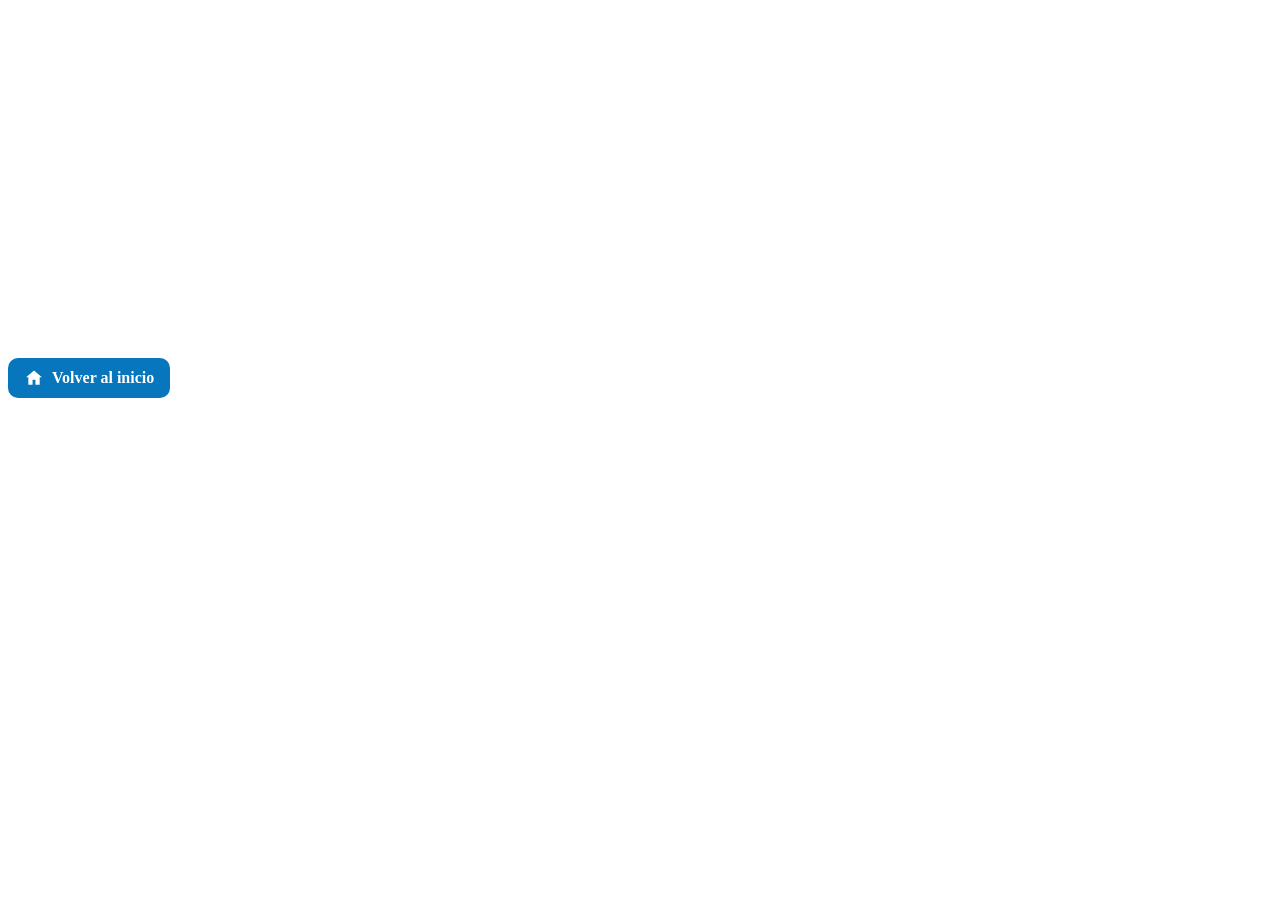
<file: completar.html>
<!DOCTYPE html>
<html lang="en">
<head>
    <meta charset="UTF-8">
    <meta name="viewport" content="width=device-width, initial-scale=1.0">
    <title>Document</title>
    <style>
         .boton-inicio {
            display: inline-flex;
            align-items: center;
            gap: 8px;
            margin-bottom: 20px;
            padding: 10px 16px;
            border-radius: 10px;
            background: #0876bd;
            color: #fff;
            font-weight: 600;
            text-decoration: none;
            transition: background-color 0.2s ease;
        }


        .boton-inicio:hover {
            background: #065d96;
        }


        .boton-inicio:focus-visible {
            outline: 3px solid #263445;
            outline-offset: 3px;
        }

    </style>
</head>
<body>
    
    <a class="boton-inicio" href="index2.html">
    <svg aria-hidden="true" viewBox="0 0 24 24" width="20" height="20" fill="currentColor">
        <path d="M12 3 2.5 11h2.7v9h5.1v-5.8h3.4V20h5.1v-9h2.7L12 3z"/>
    </svg>
    <span>Volver al inicio</span>
</a>

<iframe style="max-width:100%" src="https://wordwall.net/es/embed/1c1e8dd0d37733b72487efe5c4185afb?themeId=1&templateId=38&fontStackId=0" width="500" height="380" frameborder="0" allowfullscreen></iframe>
</body>
</html>
</file>
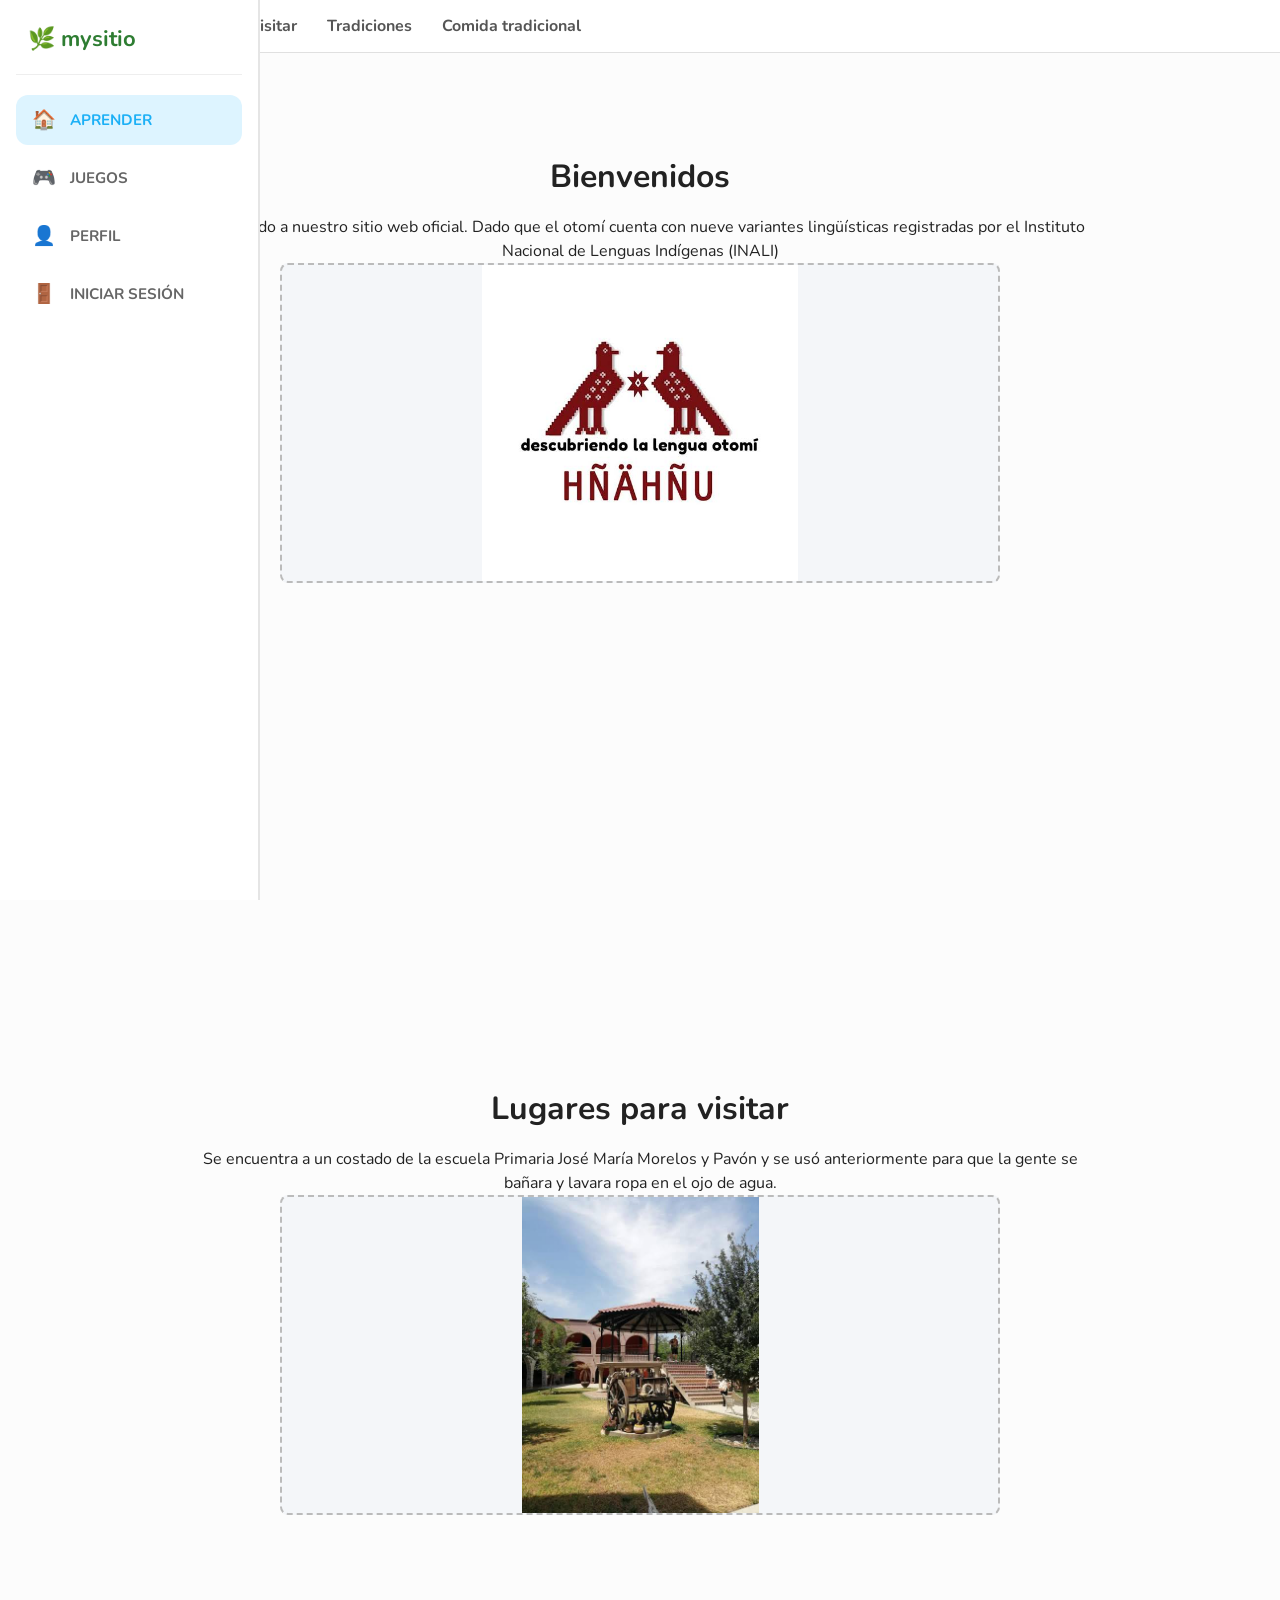
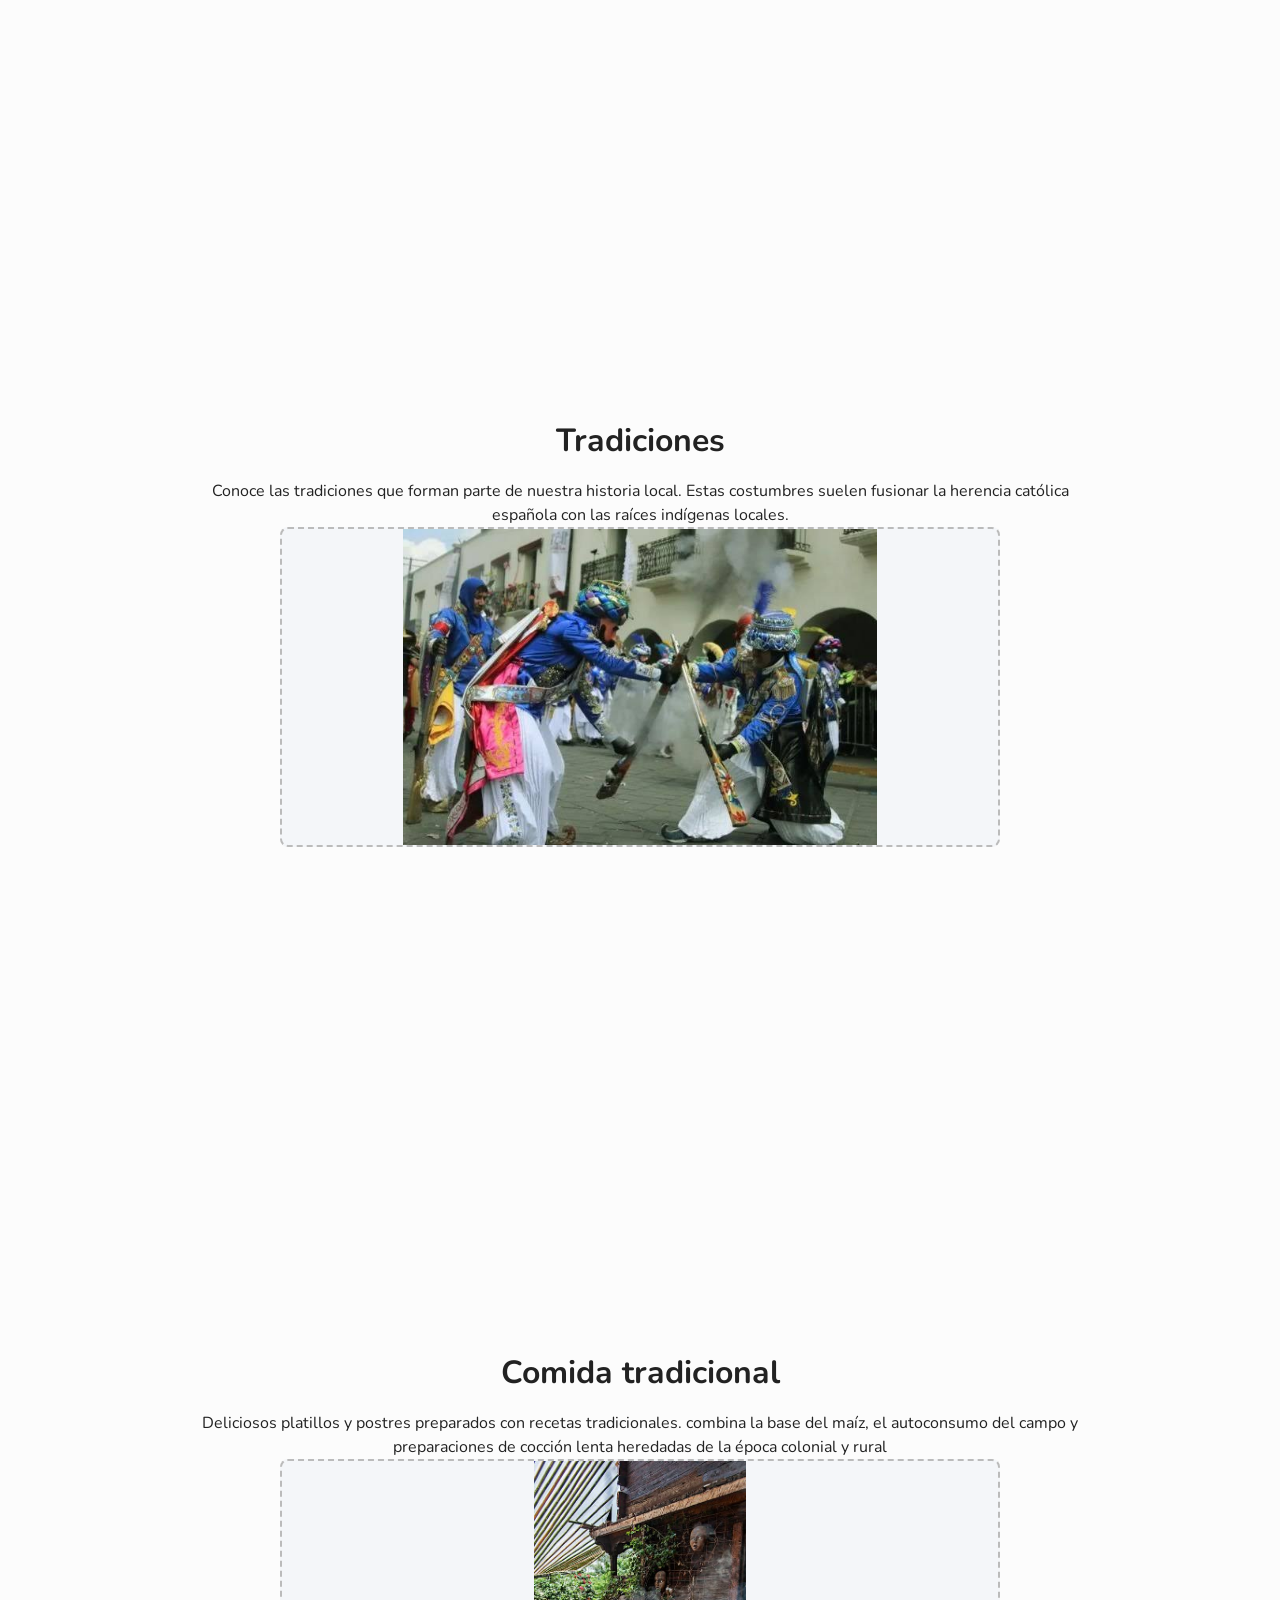
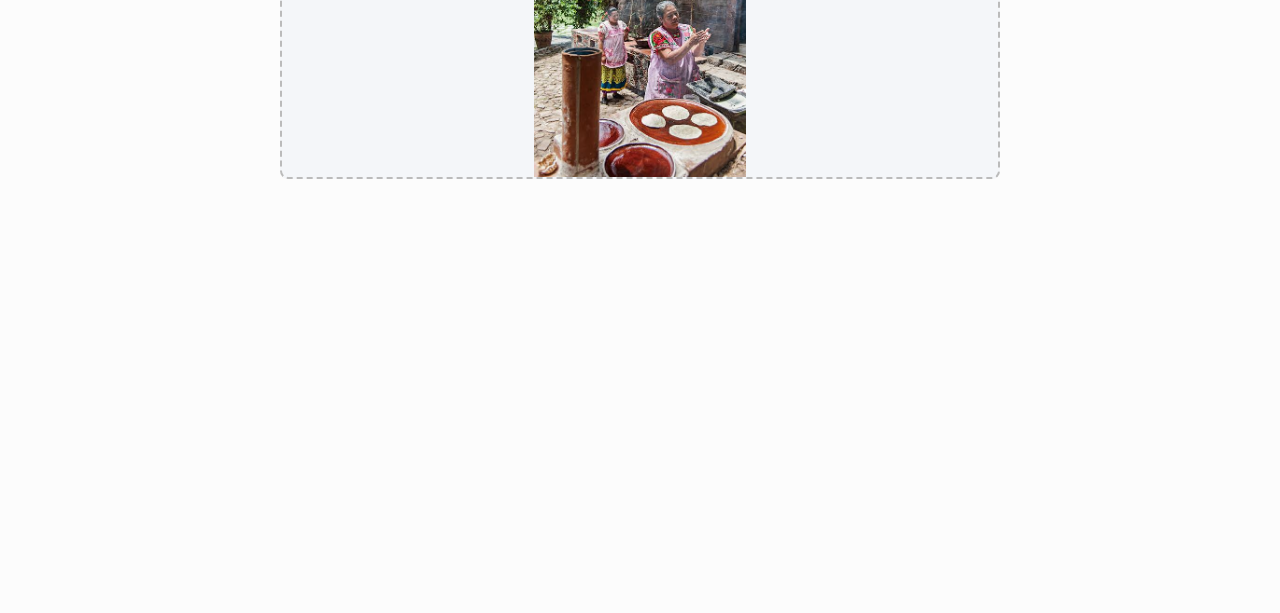
<file: index2.html>
<!DOCTYPE html>
<html lang="es">
<head>
    <meta charset="UTF-8">
    <meta name="viewport" content="width=device-width, initial-scale=1.0">
    <title>Duolingo Otomí</title>
    <link rel="stylesheet" href="https://cdnjs.cloudflare.com/ajax/libs/font-awesome/6.4.0/css/all.min.css">
    <link rel="stylesheet" href="estilo.css">
</head>
<body>

    <aside id="menu-lateral">
        <div class="logo-container">
            <i class="fa-solid fa-feather-pointed logo-icon"></i>
            <h1 class="logo-texto">MySitio</h1>
        </div>

        <nav class="container-menu">
            <ul>
                <li>
                    <a href="unidad_animales.html" class="active">
                        <i class="fa-solid fa-house"></i>
                        <span>Aprender</span>
                    </a>
                </li>
                <li>
                    <a href="juegos.html">
                        <i class="fa-solid fa-gamepad"></i>
                        <span>Juegos</span>
                    </a>
                </li>
                <li>
                    <a href="perfil.html">
                        <i class="fa-solid fa-user"></i>
                        <span>Perfil</span>
                    </a>
                </li>
                <li>
                    <a href="login.html">
                        <i class="fa-solid fa-right-to-bracket"></i>
                        <span>Iniciar Sesión</span>
                    </a>
                </li>
            </ul>
        </nav>
    </aside>

    <aside class="sidebar">
        <div class="logo">
            <h2>🌿 mysitio</h2>
        </div>
        <ul class="sidebar-menu">
            <li><a href="unidad_animales.html" class="active"><span class="icon">🏠</span> APRENDER</a></li>
            <li><a href="juegos.html"><span class="icon">🎮</span> JUEGOS</a></li>
            <li><a href="perfil.html"><span class="icon">👤</span> PERFIL</a></li>
            <li><a href="login.html"><span class="icon">🚪</span> INICIAR SESIÓN</a></li>
        </ul>
    </aside>

    <div class="main-container">
        <nav class="top-nav">
            <ul>
                <li><a href="#inicio">Bienvenidos</a></li>
                <li><a href="#lugares">Lugares para visitar</a></li>
                <li><a href="#tradiciones">Tradiciones</a></li>
                <li><a href="#comida">Comida tradicional</a></li>
            </ul>
        </nav>

        <main class="content">
            <section id="inicio">
                <h2>Bienvenidos</h2>
                <p>Bienvenido a nuestro sitio web oficial. 
                    Dado que el otomí cuenta con nueve variantes lingüísticas registradas por el Instituto Nacional de Lenguas Indígenas (INALI)
                </p>
                <div class="imagen">
                    <img src="imagenes/otomí.jpg" alt="Bienvenidos">
                </div>
            </section>

            <section id="lugares">
                <h2>Lugares para visitar</h2>
                <p>Se encuentra a un costado de la escuela Primaria José María Morelos y Pavón y se usó anteriormente para que la gente se bañara y lavara ropa en el ojo de agua.</p>
                <div class="imagen">
                    <img src="imagenes/hacienda.jpg" alt="Lugares para visitar">
                </div>
            </section>

            <section id="tradiciones">
                <h2>Tradiciones</h2>
                <p>Conoce las tradiciones que forman parte de nuestra historia local.  
                    Estas costumbres suelen fusionar la herencia católica española con las raíces indígenas locales.</p>
                <div class="imagen">
                    <img src="imagenes/tradiciones.jpg" alt="Tradiciones">
                </div>
            </section>

            <section id="comida">
                <h2>Comida tradicional</h2>
                <p>Deliciosos platillos y postres preparados con recetas tradicionales.
                    combina la base del maíz, el autoconsumo del campo y preparaciones de cocción lenta heredadas de la época colonial y rural
                </p>
                <div class="imagen">
                    <img src="imagenes/comidas.jpg" alt="Comida tradicional">
                </div>
            </section>
        </main>
    </div>
</body>
</html>
</file>
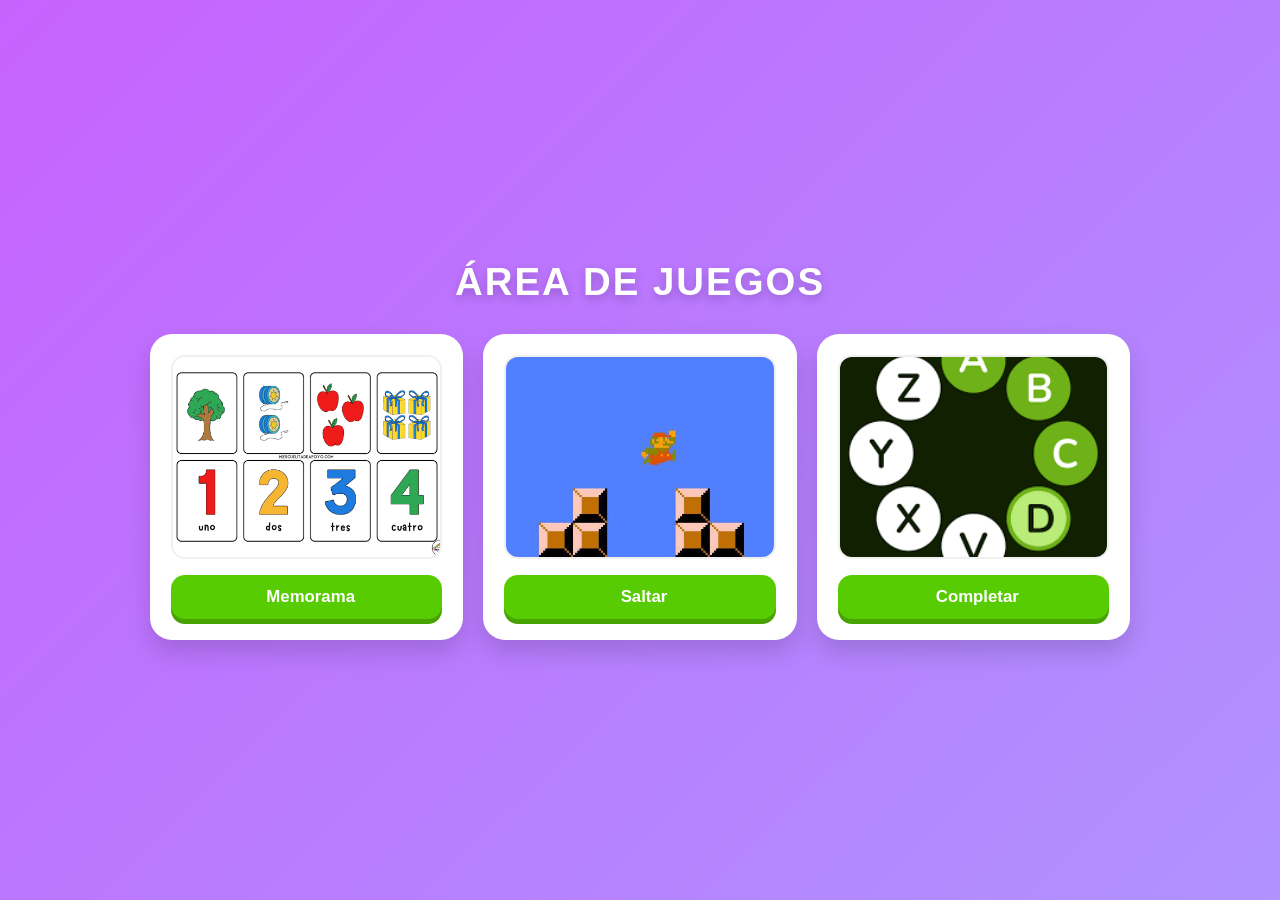
<file: juegos.html>
<!DOCTYPE html>
<html lang="es">
<head>
    <meta charset="UTF-8">
    <meta name="viewport" content="width=device-width, initial-scale=1.0">
    <title>Juegos</title>
    <link rel="stylesheet" href="estilo_juegos.css">
</head>
<body>
    <section id="juegos">
        <h3>Área de juegos</h3>

        <div class="container">
            <div class="card" data-respuesta="Memorama">
                <img src="imagenes/memorama.png" alt="Memorama">
                <a href="memorama.html">
                    <i class="fa-solid fa-gamepad"></i>
                    <span>Memorama</span>
                </a>
            </div>

            <div class="card" data-respuesta="Saltar">
                <img src="imagenes/saltar.jpg" alt="Saltar">
                <a href="saltar.html">
                    <i class="fa-solid fa-gamepad"></i>
                    <span>Saltar</span>
                </a>
            </div>

            <div class="card" data-respuesta="Completar">
                <img src="imagenes/images.png" alt="Completar">
                <a href="completar.html">
                    <i class="fa-solid fa-gamepad"></i>
                    <span>Completar</span>
                </a>
            </div>
        </div>
    </section>
</body>
</html>
</file>
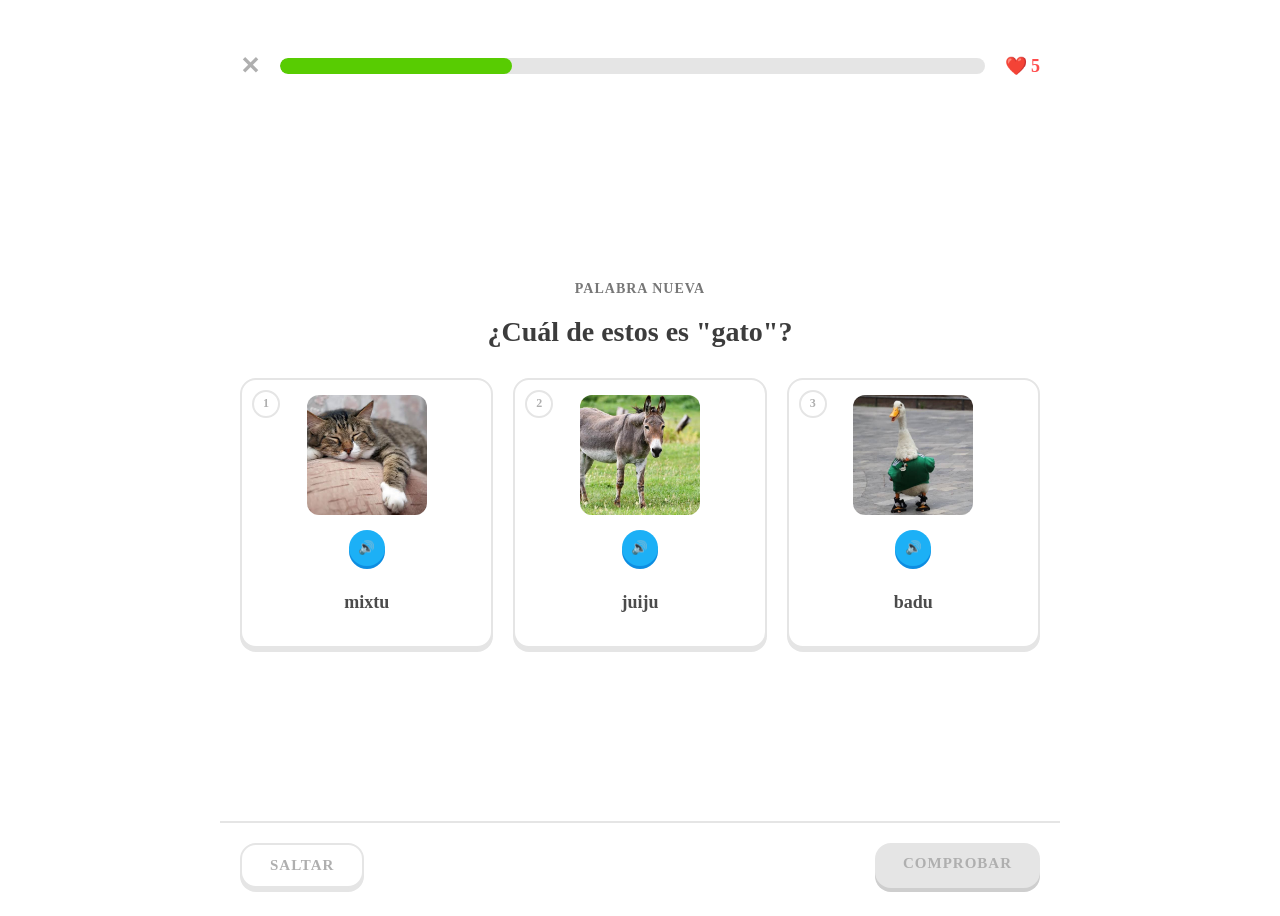
<file: leccion1.html>
<!DOCTYPE html>
<html lang="es">
<head>
    <meta charset="UTF-8">
    <title>Duolingo Otomí</title>
    <link rel="stylesheet" href="style.css">
</head>
<body>

    <div class="barra-superior">
        <p class="cerrar" onclick="location.reload()">✕</p>
        <div class="progreso-fondo">
            <div class="progreso-verde" id="barraProgreso"></div>
        </div>
        <p class="vidas" id="contadorVidas">❤️ 5</p>
    </div>

    <div class="contenido">
        <h3>PALABRA NUEVA</h3>
        <h1>¿Cuál de estos es "gato"?</h1>

        <div class="contenedor-opciones">
            
            <div class="tarjeta" onclick="seleccionarTarjeta(0, 'mixtu')">
                <div class="numero">1</div>
                <img src="imagenes/images (1).jpg" alt="Gato">
                <button class="btn-audio" onclick="event.stopPropagation(); reproducirAudio('audio/Gato.ogg');" title="Escuchar audio">🔊</button>
                <div class="pie-tarjeta">
                    <p class="nombre">mixtu</p>
                </div>
            </div>
            
            <div class="tarjeta" onclick="seleccionarTarjeta(1, 'juiju')">
                <div class="numero">2</div>
                <img src="imagenes/images.jpg" alt="Burro">
                <button class="btn-audio" onclick="event.stopPropagation(); reproducirAudio('audio/Burro.ogg');" title="Escuchar audio">🔊</button>
                <div class="pie-tarjeta">
                    <p class="nombre">juiju</p>
                </div>
            </div>

            <div class="tarjeta" onclick="seleccionarTarjeta(2, 'badu')">
                <div class="numero">3</div>
                <img src="imagenes/images (2).jpg" alt="Pato">
                <button class="btn-audio" onclick="event.stopPropagation(); reproducirAudio('audio/Pato.ogg');" title="Escuchar audio">🔊</button>
                <div class="pie-tarjeta">
                    <p class="nombre">badu</p>
                </div>
            </div>

        </div>
    </div>

    <div id="feedbackPanel" class="feedback-panel">
        <span id="mensajeFeedback">¡Buen trabajo!</span>
        <div class="boton-comprobar activo" id="btnContinuar" onclick="siguientePregunta()" style="padding: 10px 20px;">CONTINUAR</div>
    </div>

    <div class="barra-inferior">
        <div class="boton-saltar" onclick="saltarPregunta()">SALTAR</div>
        <div class="boton-comprobar" id="btnComprobar" onclick="comprobarRespuesta()">COMPROBAR</div>
    </div>

    <script>
        let tarjetaSeleccionada = null;
        let palabraSeleccionada = null;
        let vidas = 5;
        const respuestaCorrecta = 'mixtu';
        let audioActual = null; 

        function seleccionarTarjeta(indice, palabra) {
            const tarjetas = document.querySelectorAll('.tarjeta');
            tarjetas.forEach((t, i) => {
                if (i === indice) {
                    t.classList.add('seleccionada');
                } else {
                    t.classList.remove('seleccionada');
                }
            });

            tarjetaSeleccionada = indice;
            palabraSeleccionada = palabra;

            const btnComprobar = document.getElementById('btnComprobar');
            btnComprobar.classList.add('activo');
        }

        function reproducirAudio(rutaAudio) {
            if (audioActual) {
                audioActual.pause();
                audioActual.currentTime = 0;
            }

            audioActual = new Audio(rutaAudio);
            audioActual.play().catch(error => {
                console.error("Error al reproducir el archivo de audio:", error);
                alert("No se pudo cargar el audio. Verifica que la ruta del archivo sea correcta.");
            });
        }

        function comprobarRespuesta() {
            if (tarjetaSeleccionada === null) return;

            const feedbackPanel = document.getElementById('feedbackPanel');
            const mensajeFeedback = document.getElementById('mensajeFeedback');
            const btnComprobar = document.getElementById('btnComprobar');

            btnComprobar.style.pointerEvents = 'none';

            if (palabraSeleccionada === respuestaCorrecta) {
                feedbackPanel.className = 'feedback-panel correcto';
                mensajeFeedback.textContent = '¡Correcto! 🎉';
                document.getElementById('barraProgreso').style.width = '100%';
            } else {
                feedbackPanel.className = 'feedback-panel incorrecto';
                mensajeFeedback.textContent = 'Respuesta incorrecta. La respuesta era "mixtu".';
                vidas--;
                document.getElementById('contadorVidas').textContent = `❤️ ${vidas}`;
            }
        }

        function siguientePregunta() {
            const feedbackPanel = document.getElementById('feedbackPanel');
            feedbackPanel.className = 'feedback-panel';
            
            tarjetaSeleccionada = null;
            palabraSeleccionada = null;
            document.querySelectorAll('.tarjeta').forEach(t => t.classList.remove('seleccionada'));
            const btnComprobar = document.getElementById('btnComprobar');
            btnComprobar.classList.remove('activo');
            btnComprobar.style.pointerEvents = 'auto';
        }

        function saltarPregunta() {
            alert('Pregunta saltada. ¡Inténtalo de nuevo!');
            siguientePregunta();
        }
    
    </script>
</body>
</html>

<!DOCTYPE html>
<html lang="en">
<head>
    <meta charset="UTF-8">
    <meta name="viewport" content="width=device-width, initial-scale=1.0">
    <title>Document</title>
</head>
<body>
    
</body>
</html>
</file>
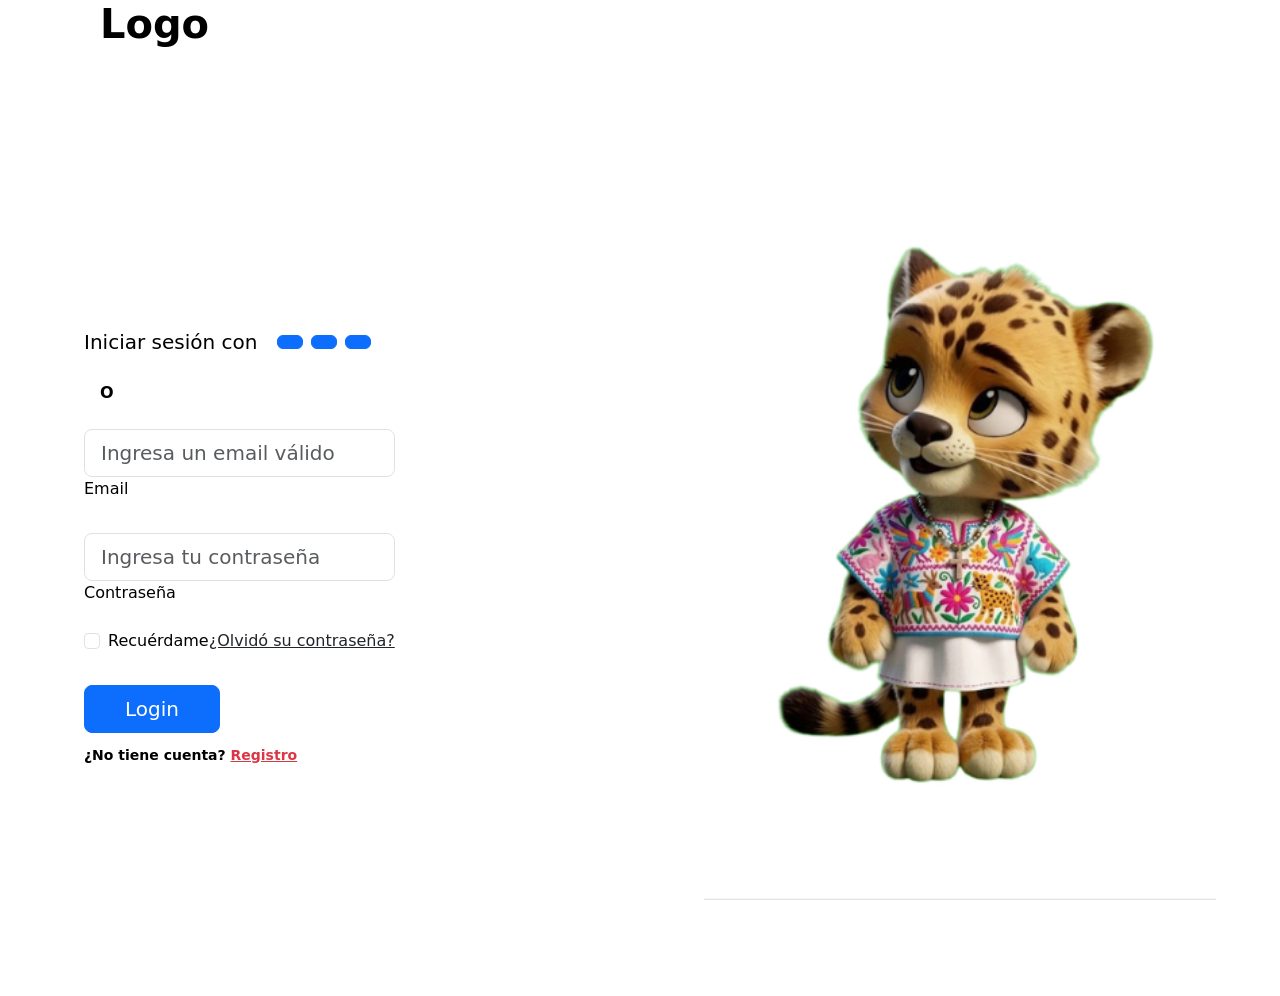
<file: login.html>
<!DOCTYPE html>
<html lang="es">
<head>
    <meta charset="UTF-8">
    <meta name="viewport" content="width=device-width, initial-scale=1.0">
    <title>Documento</title>
    <link href="https://cdn.jsdelivr.net/npm/bootstrap@5.0.2/dist/css/bootstrap.min.css" rel="stylesheet" integrity="sha384-EVSTQN3/azprG1Anm3QDgpJLIm9Nao0Yz1ztcQTwFspd3yD65VohhpuuCOmLASjC" crossorigin="anonymous">
    <style>
        .bg-image-vertical {
            position: relative;
            overflow: hidden;
            background-repeat: no-repeat;
            background-position: right center;
            background-size: auto 100%;
        }

        @media (min-width: 1025px) {
            .h-custom-2 {
                height: 100%;
            }
        }
    </style>
</head>
<body>
    <section class="vh-100">
  <div class="container-fluid">
    <div class="row">
      <div class="col-sm-6 text-black">

        <div class="px-5 ms-xl-4">
          <i class="fas fa-crow fa-2x me-3 pt-5 mt-xl-4" style="color: #709085;"></i>
          <span class="h1 fw-bold mb-0">Logo</span>

        </div>

        <div class="d-flex align-items-center h-custom-2 px-5 ms-xl-4 mt-5 pt-5 pt-xl-0 mt-xl-n5">
     <form id="loginForm" action="login.php" method="POST">


                    <div class="d-flex flex-row align-items-center justify-content-center justify-content-lg-start">
                        <p class="lead fw-normal mb-0 me-3">Iniciar sesión con</p>


                        <button type="button" class="btn btn-primary btn-floating mx-1">
                            <i class="fab fa-facebook-f"></i>
                        </button>


                        <button type="button" class="btn btn-primary btn-floating mx-1">
                            <i class="fab fa-twitter"></i>
                        </button>


                        <button type="button" class="btn btn-primary btn-floating mx-1">
                            <i class="fab fa-linkedin-in"></i>
                        </button>
                    </div>


                    <div class="divider d-flex align-items-center my-4">
                        <p class="text-center fw-bold mx-3 mb-0">O</p>
                    </div>


                    <!-- Email -->
                    <div class="form-outline mb-4">
                        <input
                            type="email"
                            name="email"
                            id="form3Example3"
                            class="form-control form-control-lg"
                            placeholder="Ingresa un email válido"
                            required>


                        <label class="form-label" for="form3Example3">
                            Email
                        </label>
                    </div>


                   <!-- Contraseña -->
<div class="form-outline mb-3">
<input
type="password"
name="contraseña"
id="form3Example4"
class="form-control form-control-lg"
placeholder="Ingresa tu contraseña"
required>


<label class="form-label" for="form3Example4">
Contraseña
</label>
</div>


<div class="d-flex justify-content-between align-items-center">


<div class="form-check mb-0">
<input class="form-check-input me-2"
type="checkbox"
id="form2Example3">


<label class="form-check-label" for="form2Example3">
Recuérdame
</label>
</div>


<a href="#" class="text-body">
¿Olvidó su contraseña?
</a>
</div>


<div class="text-center text-lg-start mt-4 pt-2">


<!-- IMPORTANTE: submit -->
<button
type="submit"
class="btn btn-primary btn-lg"
style="padding-left: 2.5rem; padding-right: 2.5rem;">
Login
</button>


<p class="small fw-bold mt-2 pt-1 mb-0">
¿No tiene cuenta?
<a href="#" class="link-danger">
Registro
</a>
</p>


</div>


</form>


        </div>

      </div>
      <div class="col-sm-6 px-0 d-none d-sm-block">
        <img src="imagenes/image (1).png"
          alt="Imagen de inicio de sesión" class="w-100 vh-100" style="object-fit: contain; object-position: center;">
      </div>
    </div>
  </div>
</section>
<script src="https://cdn.jsdelivr.net/npm/bootstrap@5.0.2/dist/js/bootstrap.bundle.min.js" integrity="sha384-MrcW6ZMFYlzcLA8Nl+NtUVF0sA7MsXsP1UyJoMp4YLEuNSfAP+JcXn/tWtIaxVXM" crossorigin="anonymous"></script>
</body>
</html>
</file>
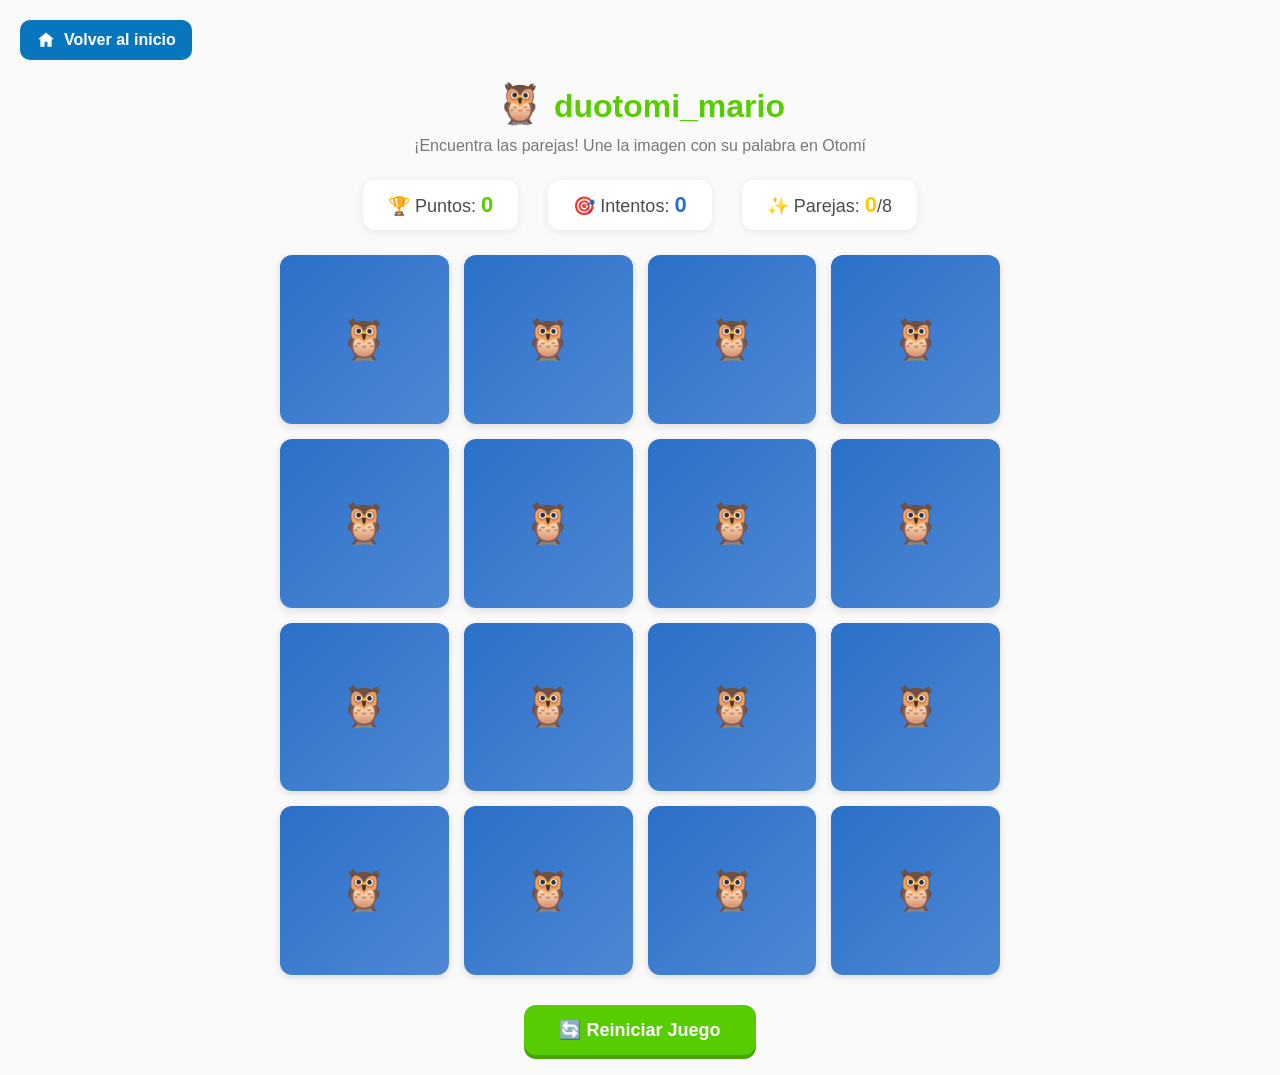
<file: memorama.html>
<!DOCTYPE html>
<html lang="es">
<head>
    <meta charset="UTF-8">
    <meta name="viewport" content="width=device-width, initial-scale=1.0">
    <title>Otolingo 🦉 - Memorama con Imágenes</title>
    <style>
         .boton-inicio {
            display: inline-flex;
            align-items: center;
            gap: 8px;
            margin-bottom: 20px;
            padding: 10px 16px;
            border-radius: 10px;
            background: #0876bd;
            color: #fff;
            font-weight: 600;
            text-decoration: none;
            transition: background-color 0.2s ease;
        }


        .boton-inicio:hover {
            background: #065d96;
        }


        .boton-inicio:focus-visible {
            outline: 3px solid #263445;
            outline-offset: 3px;
        }

        
        
        * {
            margin: 0;
            padding: 0;
            box-sizing: border-box;
            font-family: 'Arial Rounded MT Bold', sans-serif;
        }




        :root {
            --verde: #58CC02;
            --verde-oscuro: #46A302;
            --azul: #2B70C9;
            --azul-claro: #4E88D4;
            --amarillo: #FFC800;
            --rojo: #FF4B4B;
            --gris: #E5E5E5;
            --texto: #4B4B4B;
            --fondo: #FAFAFA;
        }




        body {
            background-color: var(--fondo);
            color: var(--texto);
            min-height: 100vh;
            padding: 20px;
        }




        header {
            text-align: center;
            margin-bottom: 25px;
        }




        h1 {
            font-size: 32px;
            color: var(--verde);
            margin-bottom: 10px;
        }




        h1 span {
            font-size: 40px;
        }




        .subtitulo {
            font-size: 16px;
            color: #777;
        }




        .info-juego {
            display: flex;
            justify-content: center;
            gap: 30px;
            margin-bottom: 25px;
            font-size: 18px;
            flex-wrap: wrap;
        }




        .puntuacion, .intentos, .encontrados {
            background: white;
            padding: 12px 25px;
            border-radius: 12px;
            box-shadow: 0 2px 8px rgba(0,0,0,0.08);
        }




        .puntuacion span { color: var(--verde); font-weight: bold; font-size: 22px; }
        .intentos span { color: var(--azul); font-weight: bold; font-size: 22px; }
        .encontrados span { color: var(--amarillo); font-weight: bold; font-size: 22px; }




        /* TABLERO */
        .tablero {
            max-width: 720px;
            margin: 0 auto;
            display: grid;
            grid-template-columns: repeat(4, 1fr);
            gap: 15px;
        }




        /* TARJETAS */
        .tarjeta {
            aspect-ratio: 1 / 1;
            position: relative;
            cursor: pointer;
            transform-style: preserve-3d;
            transition: transform 0.5s ease;
        }




        .tarjeta.volteada {
            transform: rotateY(180deg);
        }




        .cara {
            position: absolute;
            width: 100%;
            height: 100%;
            border-radius: 12px;
            display: flex;
            align-items: center;
            justify-content: center;
            backface-visibility: hidden;
            box-shadow: 0 3px 8px rgba(0,0,0,0.12);
        }




        .trasera {
            background: linear-gradient(135deg, var(--azul), var(--azul-claro));
            font-size: 40px;
        }




        .frente {
            background: white;
            border: 3px solid var(--amarillo);
            transform: rotateY(180deg);
            flex-direction: column;
            padding: 8px;
        }




        .emoji {
            font-size: 48px;
            margin-bottom: 5px;
        }




        .palabra {
            font-size: 16px;
            font-weight: bold;
            color: var(--azul);
            text-align: center;
        }




        .tarjeta.acertada .frente {
            background: #E8FFE8;
            border-color: var(--verde);
        }




        /* BOTONES */
        .contenedor-boton {
            text-align: center;
            margin-top: 30px;
        }




        .boton {
            background: var(--verde);
            color: white;
            border: none;
            padding: 14px 35px;
            font-size: 18px;
            border-radius: 12px;
            cursor: pointer;
            font-weight: bold;
            box-shadow: 0 4px 0 var(--verde-oscuro);
            transition: all 0.1s;
        }




        .boton:active {
            transform: translateY(4px);
            box-shadow: none;
        }




        /* MENSAJE FINAL */
        .mensaje-final {
            position: fixed;
            top: 50%;
            left: 50%;
            transform: translate(-50%, -50%);
            background: white;
            padding: 40px;
            border-radius: 20px;
            box-shadow: 0 6px 25px rgba(0,0,0,0.2);
            text-align: center;
            z-index: 100;
            display: none;
        }




        .mensaje-final h2 {
            font-size: 28px;
            color: var(--verde);
            margin-bottom: 15px;
        }




        .mensaje-final p {
            font-size: 18px;
            margin-bottom: 20px;
        }




        .oculto {
            display: none !important;
        }




        /* Responsivo */
        @media (max-width: 600px) {
            .tablero {
                grid-template-columns: repeat(3, 1fr);
            }
            .emoji {
                font-size: 36px;
            }
            .palabra {
                font-size: 13px;
            }
        }
    </style>
</head>
<body>

    <a class="boton-inicio" href="index2.html">
    <svg aria-hidden="true" viewBox="0 0 24 24" width="20" height="20" fill="currentColor">
        <path d="M12 3 2.5 11h2.7v9h5.1v-5.8h3.4V20h5.1v-9h2.7L12 3z"/>
    </svg>
    <span>Volver al inicio</span>
</a>


    <header>
        <h1><span>🦉</span> duotomi_mario</h1>
        <p class="subtitulo">¡Encuentra las parejas! Une la imagen con su palabra en Otomí</p>
    </header>

    


    <div class="info-juego">
        <div class="puntuacion">🏆 Puntos: <span id="puntos">0</span></div>
        <div class="intentos">🎯 Intentos: <span id="intentos">0</span></div>
        <div class="encontrados">✨ Parejas: <span id="encontrados">0</span>/8</div>
    </div>




    <div class="tablero" id="tablero"></div>




    <div class="contenedor-boton">
        <button class="boton" onclick="reiniciarJuego()">🔄 Reiniciar Juego</button>
    </div>




    <!-- MENSAJE FINAL -->
    <div class="mensaje-final" id="mensajeFinal">
        <h2>🎉 ¡Felicidades!</h2>
        <p>Has encontrado todas las parejas en <strong id="totalIntentos">0</strong> intentos</p>
        <p>Puntuación final: <strong id="puntosFinal">0</strong> puntos</p>
        <button class="boton" onclick="cerrarMensaje(); reiniciarJuego();">¡Jugar otra vez!</button>
    </div>




    <script>
        // ==========================================
        // BASE DE DATOS: IMAGEN ↔ PALABRA EN OTOMÍ
        // ==========================================
      const parejas = [
            { imagen: "🐕", palabra: "F'yo", nombre: "Perro" },
            { imagen: "🐱", palabra: "Mixtu", nombre: "Gato" },
            { imagen: "🏠", palabra: "Nguu", nombre: "Casa" },
            { imagen: "💧", palabra: "Deje", nombre: "Agua" },
            { imagen: "🌽", palabra: "dethä", nombre: "Maíz" },
            { imagen: "☀️", palabra: "Jädi", nombre: "Sol" },
            { imagen: "🌙", palabra: "Zänä", nombre: "Luna" },
            { imagen: "👋", palabra: "Jaxia", nombre: "Hola" }
        ];






        // ==========================================
        // VARIABLES DEL JUEGO
        // ==========================================
        let puntos = 0;
        let intentos = 0;
        let parejasEncontradas = 0;
        let tarjetasVolteadas = [];
        let bloqueado = false;




        // ==========================================
        // INICIAR JUEGO
        // ==========================================
        function iniciarJuego() {
            puntos = 0;
            intentos = 0;
            parejasEncontradas = 0;
            tarjetasVolteadas = [];
            bloqueado = false;
           
            actualizarPuntuacion();
            generarTarjetas();
        }




        // ==========================================
        // MEZCLAR ARRAY
        // ==========================================
        function mezclar(array) {
            return array.slice().sort(() => Math.random() - 0.5);
        }




        // ==========================================
        // GENERAR TARJETAS
        // ==========================================
        function generarTarjetas() {
            const tablero = document.getElementById('tablero');
            tablero.innerHTML = "";




            // Crear pares: una tarjeta con IMAGEN y otra con la PALABRA en Otomí
            let tarjetas = [];
            parejas.forEach((par, indice) => {
                // Tarjeta con imagen
                tarjetas.push({ tipo: "imagen", contenido: par.imagen, parId: indice });
                // Tarjeta con palabra en Otomí
                tarjetas.push({ tipo: "palabra", contenido: par.palabra, parId: indice });
            });




            // Mezclar las tarjetas
            tarjetas = mezclar(tarjetas);




            // Crear cada tarjeta en el HTML
            tarjetas.forEach((datos) => {
                const tarjeta = document.createElement('div');
                tarjeta.className = 'tarjeta';
                tarjeta.dataset.parId = datos.parId;
                tarjeta.dataset.tipo = datos.tipo;
               
                if (datos.tipo === "imagen") {
                    tarjeta.innerHTML = `
                        <div class="cara trasera">🦉</div>
                        <div class="cara frente">
                            <div class="emoji">${datos.contenido}</div>
                        </div>
                    `;
                } else {
                    tarjeta.innerHTML = `
                        <div class="cara trasera">🦉</div>
                        <div class="cara frente">
                            <div class="palabra">${datos.contenido}</div>
                        </div>
                    `;
                }
               
                tarjeta.onclick = () => voltearTarjeta(tarjeta);
                tablero.appendChild(tarjeta);
            });
        }




        // ==========================================
        // VOLTEAR TARJETA
        // ==========================================
        function voltearTarjeta(tarjeta) {
            if (bloqueado) return;
            if (tarjeta.classList.contains('volteada')) return;
            if (tarjeta.classList.contains('acertada')) return;




            tarjeta.classList.add('volteada');
            tarjetasVolteadas.push(tarjeta);




            if (tarjetasVolteadas.length === 2) {
                intentos++;
                actualizarPuntuacion();
                comprobarPareja();
            }
        }




        // ==========================================
        // COMPROBAR SI SON PAREJA
        // ==========================================
        function comprobarPareja() {
            bloqueado = true;
            const t1 = tarjetasVolteadas[0];
            const t2 = tarjetasVolteadas[1];




            if (t1.dataset.parId === t2.dataset.parId) {
                // ✅ ¡ENCONTRÓ LA PAREJA!
                puntos += 10;
                parejasEncontradas++;
               
                setTimeout(() => {
                    t1.classList.add('acertada');
                    t2.classList.add('acertada');
                    t1.style.cursor = "default";
                    t2.style.cursor = "default";
                    actualizarPuntuacion();
                   
                    if (parejasEncontradas === parejas.length) {
                        setTimeout(mostrarMensajeFinal, 500);
                    }
                   
                    tarjetasVolteadas = [];
                    bloqueado = false;
                }, 600);
               
            } else {
                // ❌ NO SON IGUALES
                setTimeout(() => {
                    t1.classList.remove('volteada');
                    t2.classList.remove('volteada');
                    tarjetasVolteadas = [];
                    bloqueado = false;
                }, 1000);
            }
        }




        function actualizarPuntuacion() {
            document.getElementById('puntos').textContent = puntos;
            document.getElementById('intentos').textContent = intentos;
            document.getElementById('encontrados').textContent = `${parejasEncontradas}`;
        }




        function mostrarMensajeFinal() {
            document.getElementById('totalIntentos').textContent = intentos;
            document.getElementById('puntosFinal').textContent = puntos;
            document.getElementById('mensajeFinal').style.display = "block";
        }




        function cerrarMensaje() {
            document.getElementById('mensajeFinal').style.display = "none";
        }




        function reiniciarJuego() {
            cerrarMensaje();
            iniciarJuego();
        }




        window.onload = iniciarJuego;
    </script>
</body>
</html>
</file>
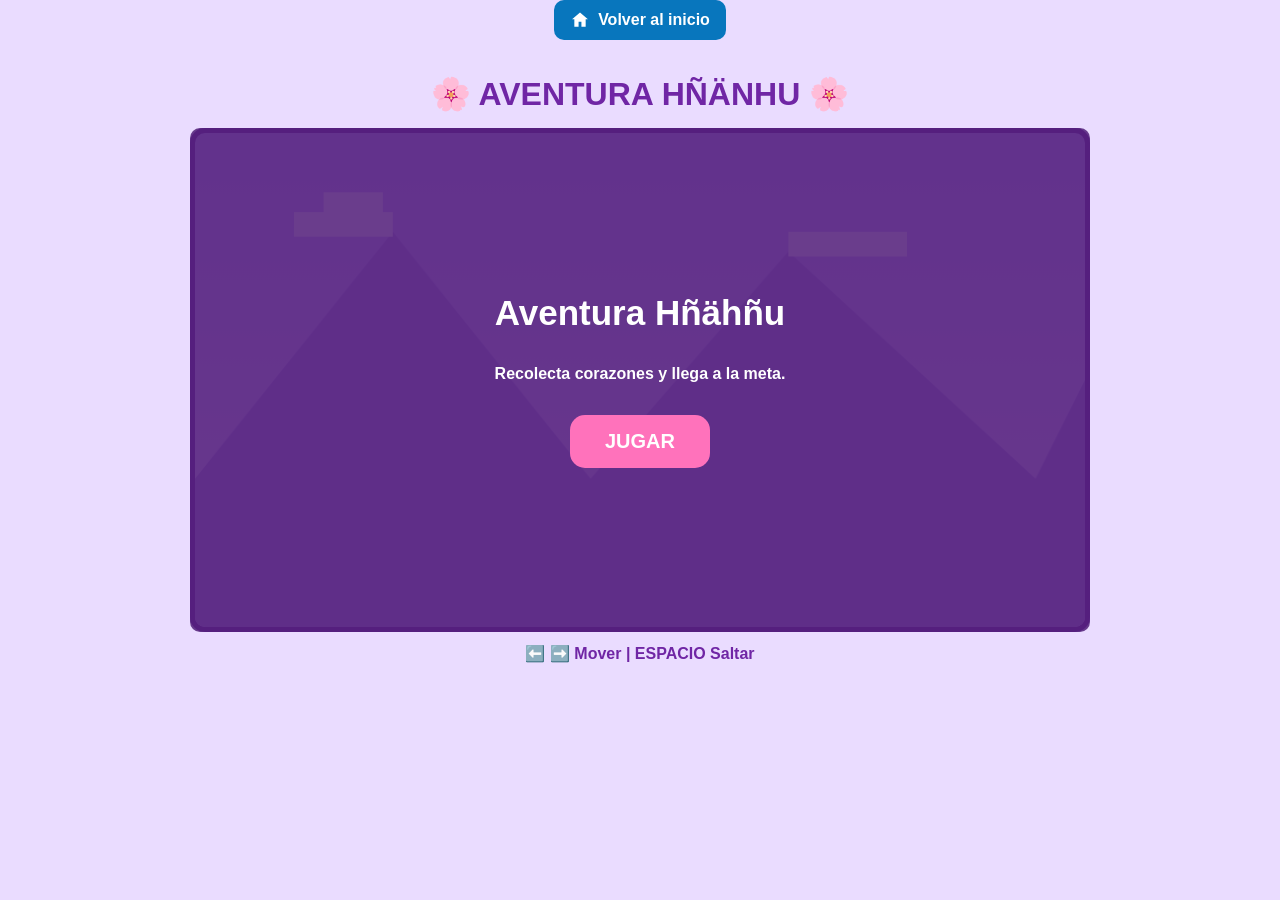
<file: saltar.html>
<!DOCTYPE html>
<html lang="es">
<head>
<meta charset="UTF-8">
<meta name="viewport" content="width=device-width, initial-scale=1.0">
<title>Aventura Hñähñu</title>
<style>
 .boton-inicio {
            display: inline-flex;
            align-items: center;
            gap: 8px;
            margin-bottom: 20px;
            padding: 10px 16px;
            border-radius: 10px;
            background: #0876bd;
            color: #fff;
            font-weight: 600;
            text-decoration: none;
            transition: background-color 0.2s ease;
        }


        .boton-inicio:hover {
            background: #065d96;
        }


        .boton-inicio:focus-visible {
            outline: 3px solid #263445;
            outline-offset: 3px;
        }



*{
    margin: 0;
    padding: 0;
    box-sizing: border-box;
}




body {
    background: #eadcff;
    font-family: Arial, sans-serif;
    text-align: center;
}




h1 {
    color: #7026a5;
    margin: 15px;
}




#contenedor {
    width: 900px;
    max-width: 95%;
    margin: auto;
    position: relative;
}




canvas {
    width: 100%;
    background: linear-gradient(#c9a7ff, #f4cfff);
    border: 5px solid #7026a5;
    border-radius: 15px;
    display: block;
}




#menu {
    position: absolute;
    top: 0;
    left: 0;
    width: 100%;
    height: 100%;
    background: rgba(80, 30, 120, 0.85);
    color: white;
    display: flex;
    flex-direction: column;
    justify-content: center;
    align-items: center;
    border-radius: 10px;
    gap: 20px;
}




#menu h2 {
    font-size: 35px;
}




button {
    background: #ff72bb;
    border: none;
    padding: 15px 35px;
    border-radius: 15px;
    font-size: 20px;
    color: white;
    cursor: pointer;
    font-weight: bold;
}




button:hover {
    background: #ff43a3;
}




p {
    margin: 12px;
    color: #7026a5;
    font-weight: bold;
}
</style>
</head>


    <a class="boton-inicio" href="index2.html">
    <svg aria-hidden="true" viewBox="0 0 24 24" width="20" height="20" fill="currentColor">
        <path d="M12 3 2.5 11h2.7v9h5.1v-5.8h3.4V20h5.1v-9h2.7L12 3z"/>
    </svg>
    <span>Volver al inicio</span>
</a>



<body>




<h1>🌸 AVENTURA HÑÄNHU 🌸</h1>




<div id="contenedor">




<canvas id="juego" width="900" height="500"></canvas>




<div id="menu">
    <h2 id="titulo">Aventura Hñähñu</h2>
    <p style="color:white">Recolecta corazones y llega a la meta.</p>
    <button onclick="iniciar()">JUGAR</button>
</div>




</div>




<p>⬅️ ➡️ Mover | ESPACIO Saltar</p>




<script>
const canvas = document.getElementById("juego");
const ctx = canvas.getContext("2d");
const menu = document.getElementById("menu");
const titulo = document.getElementById("titulo");




let jugador;
let plataformas;
let corazones;
let obstaculos;
let teclas = {};
let puntos = 0;
let vidas = 3;
let jugando = false;
let camara = 0;
let meta = 3500;




const gravedad = 0.6;




function iniciar() {
    puntos = 0;
    vidas = 3;
    camara = 0;




    jugador = {
        x: 50,
        y: 350,
        w: 35,
        h: 45,
        vx: 0,
        vy: 0,
        suelo: false
    };




    plataformas = [
        {x:0,y:430,w:400,h:70},
        {x:500,y:370,w:180,h:30},
        {x:780,y:320,w:180,h:30},
        {x:1100,y:400,w:300,h:70},
        {x:1500,y:340,w:200,h:30},
        {x:1800,y:290,w:180,h:30},
        {x:2100,y:420,w:350,h:70},
        {x:2600,y:350,w:200,h:30},
        {x:3000,y:400,w:600,h:70}
    ];




    corazones = [
        {x:250,y:350},
        {x:570,y:300},
        {x:850,y:250},
        {x:1200,y:330},
        {x:1550,y:280},
        {x:1850,y:230},
        {x:2200,y:350},
        {x:2650,y:290},
        {x:3200,y:330}
    ];




    obstaculos = [
        {x:600,y:345,w:30,h:25},
        {x:1250,y:375,w:35,h:25},
        {x:2250,y:395,w:35,h:25},
        {x:3150,y:375,w:35,h:25}
    ];




    jugador.x = 50;
    jugador.y = 350;




    jugando = true;
    menu.style.display = "none";




    actualizar();
}




// DIBUJAR JUGADOR
function dibujarJugador() {
    let x = jugador.x - camara;
    let y = jugador.y;




    // Cabello
    ctx.fillStyle = "#382044";
    ctx.fillRect(x+5,y,x+0?25:25,15);
    ctx.fillRect(x,y+10,35,25);




    // Cara
    ctx.fillStyle = "#f4c49c";
    ctx.fillRect(x+8,y+10,20,20);




    // Ojos
    ctx.fillStyle = "#222";
    ctx.fillRect(x+12,y+17,3,4);
    ctx.fillRect(x+22,y+17,3,4);




    // Blusa
    ctx.fillStyle = "#ffffff";
    ctx.fillRect(x+5,y+30,25,10);




    // Falda
    ctx.fillStyle = "#a64bd4";
    ctx.fillRect(x+2,y+38,31,7);




    // Piernas
    ctx.fillStyle = "#382044";
    ctx.fillRect(x+8,y+45,6,8);
    ctx.fillRect(x+22,y+45,6,8);




    // Moño
    ctx.fillStyle = "#ff69b4";
    ctx.fillRect(x+25,y+3,10,5);
}




// DIBUJAR ESCENARIO
function dibujarMundo() {
    ctx.clearRect(0,0,900,500);




    // Montañas
    ctx.fillStyle = "#b38be8";
    ctx.beginPath();
    ctx.moveTo(0,350);
    ctx.lineTo(200,100);
    ctx.lineTo(400,350);
    ctx.lineTo(600,120);
    ctx.lineTo(850,350);
    ctx.lineTo(900,250);
    ctx.lineTo(900,500);
    ctx.lineTo(0,500);
    ctx.fill();




    // Nubes
    ctx.fillStyle = "#fff1ff";
    ctx.fillRect(100,80,100,25);
    ctx.fillRect(130,60,60,25);
    ctx.fillRect(600,100,120,25);




    // Plataformas
    plataformas.forEach(p => {
        let x = p.x-camara;




        ctx.fillStyle = "#7b3f2a";
        ctx.fillRect(x,p.y,p.w,p.h);




        ctx.fillStyle = "#65d85c";
        ctx.fillRect(x,p.y,p.w,12);




        ctx.fillStyle = "#9bff83";
        for(let i=0;i<p.w;i+=20){
            ctx.fillRect(x+i,p.y-3,10,5);
        }
    });




    // Corazones
    corazones.forEach(c => {
        ctx.font = "30px Arial";
        ctx.fillText("💗",c.x-camara,c.y);
    });


    // Meta
    ctx.fillStyle = "#7131a5";
    ctx.fillRect(meta-camara,280,8,150);




    ctx.font = "40px Arial";
    ctx.fillText("🏁",meta-camara-20,280);




    dibujarJugador();




    // HUD
    ctx.fillStyle = "#6d299a";
    ctx.font = "bold 22px Arial";
    ctx.fillText("💗 Vidas: "+vidas,20,35);
    ctx.fillText("⭐ Puntos: "+puntos,700,35);
}




// COLISIONES
function colision(a,b) {
    return a.x < b.x+b.w &&
           a.x+a.w > b.x &&
           a.y < b.y+b.h &&
           a.y+a.h > b.y;
}




// ACTUALIZAR JUGADOR
function mover() {
    jugador.vx = 0;




    if(teclas["ArrowRight"]) jugador.vx = 5;
    if(teclas["ArrowLeft"]) jugador.vx = -5;




    jugador.x += jugador.vx;
    jugador.vy += gravedad;
    jugador.y += jugador.vy;




    jugador.suelo = false;




    plataformas.forEach(p => {
        if(colision(jugador,p) && jugador.vy >= 0 &&
           jugador.y+jugador.h-jugador.vy <= p.y+5) {




            jugador.y = p.y-jugador.h;
            jugador.vy = 0;
            jugador.suelo = true;
        }
    });




    // CAER
    if(jugador.y > 550) perderVida();




    // CORAZONES
    corazones = corazones.filter(c => {
        let objeto = {x:c.x,y:c.y,w:25,h:25};




        if(colision(jugador,objeto)) {
            puntos += 10;
            return false;
        }
        return true;
    });




    // OBSTACULOS
    obstaculos.forEach(o => {
        if(colision(jugador,o)) perderVida();
    });




    // META
    if(jugador.x >= meta) finalizar(true);




    // CAMARA
    camara = jugador.x-200;
    if(camara < 0) camara = 0;
}




// PERDER VIDA
function perderVida() {
    vidas--;




    jugador.x -= 80;
    jugador.y = 300;
    jugador.vy = 0;




    if(vidas <= 0) finalizar(false);
}




// FINAL
function finalizar(victoria) {
    jugando = false;
    menu.style.display = "flex";




    if(victoria) {
        titulo.innerText = "🎉 ¡GANASTE! 🎉";
    } else {
        titulo.innerText = "💔 GAME OVER";
    }




    menu.querySelector("p").innerText =
        "Puntuación final: "+puntos;




    menu.querySelector("button").innerText = "VOLVER A JUGAR";
}




// BUCLE
function actualizar() {
    if(!jugando) return;




    mover();
    dibujarMundo();




    requestAnimationFrame(actualizar);
}




// TECLADO
document.addEventListener("keydown", e => {
    teclas[e.key] = true;




    if(e.code === "Space" && jugador && jugador.suelo) {
        jugador.vy = -13;
        jugador.suelo = false;
    }
});




document.addEventListener("keyup", e => {
    teclas[e.key] = false;
});




// INICIO
dibujarMundo();
</script>




</body>
</html>
</file>
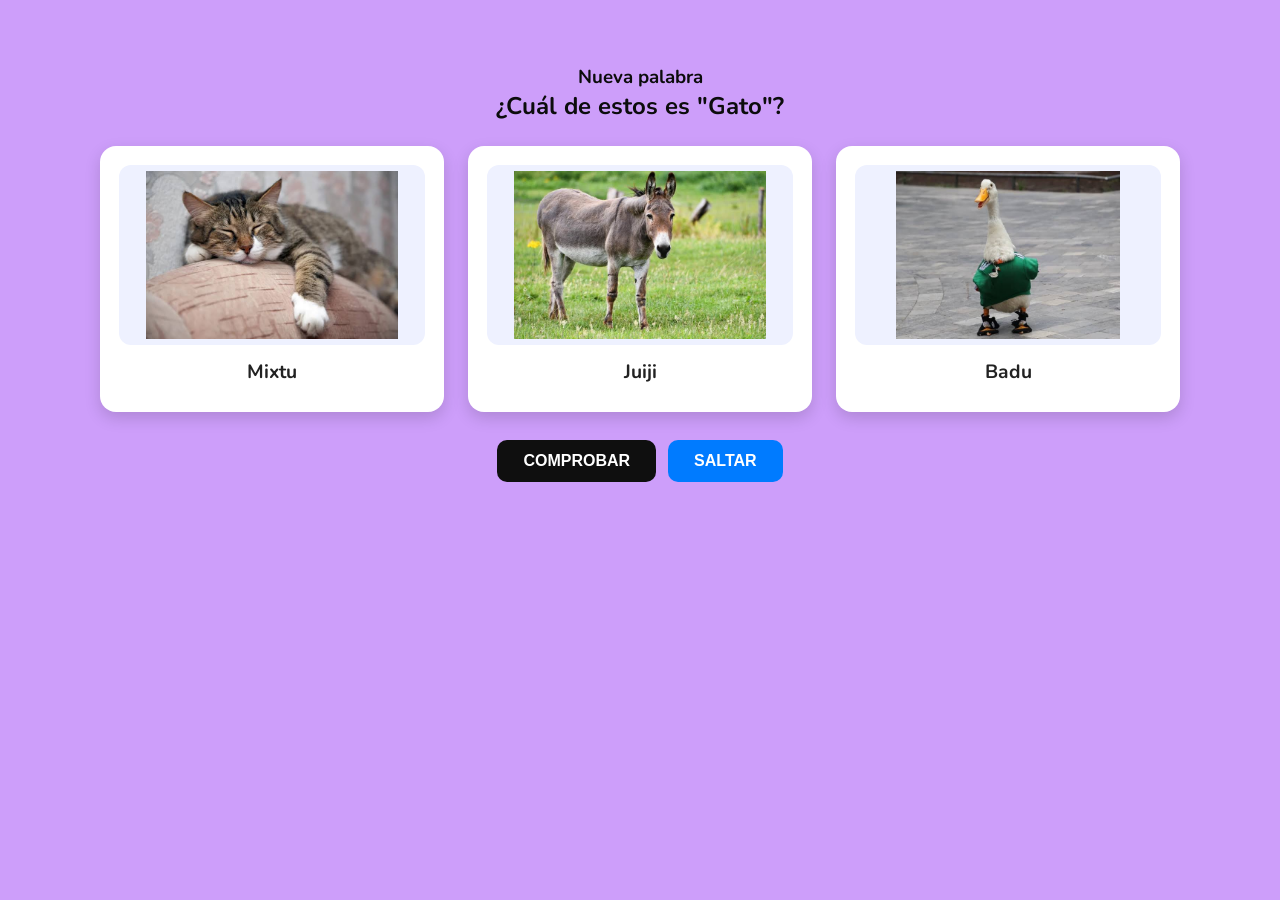
<file: unidad_animales.html>
<!DOCTYPE html>
<html lang="es">
<head>
<meta charset="UTF-8">
<meta name="viewport" content="width=device-width, initial-scale=1.0">
<title>Aprendiendo</title>
<link rel="stylesheet" href="estilo.css">
</head>
<body>

<!-- LECCIÓN 1 -->
<section id="leccion1" style="background-color:#cd9efa; color:rgb(12, 12, 12);">
    <h3>Nueva palabra</h3>
    <h1>¿Cuál de estos es "Gato"?</h1>

    <div class="container">
        <div class="card" data-respuesta="Mixtu" data-audio="audio/Gato.ogg" onclick="seleccionarTarjeta(this)">
            <img src="imagenes/images (1).jpg" alt="Mixtu">
            <h3>Mixtu</h3>
        </div>
        <div class="card" data-respuesta="Juiji" data-audio="audio/Burro.ogg" onclick="seleccionarTarjeta(this)">
            <img src="imagenes/images.jpg" alt="Juiji">
            <h3>Juiji</h3>
        </div>
        <div class="card" data-respuesta="Badu" data-audio="audio/Pato.ogg" onclick="seleccionarTarjeta(this)">
            <img src="imagenes/images (2).jpg" alt="Badu">
            <h3>Badu</h3>
        </div>
    </div>

    <div class="botones">
        <button class="comprobar" onclick="comprobarRespuesta('leccion1', 'Mixtu', 'leccion2')">COMPROBAR</button>
        <button class="saltar" onclick="cambiarLeccion('leccion1', 'leccion2')">SALTAR</button>
    </div>
    <p id="resultado-leccion1" class="resultado"></p>
</section>


<!-- LECCIÓN 2 -->
<section id="leccion2" style="background-color:#cd9efa; color:#333; display:none;">
    <h3>Nueva palabra</h3>
    <h1>¿Cuál de estos es "Burro"?</h1>

    <div class="container">
        <div class="card" data-respuesta="Juiji" data-audio="audio/Burro.ogg" onclick="seleccionarTarjeta(this)">
            <img src="imagenes/images.jpg" alt="Juiji">
            <h3>Juiji</h3>
        </div>
        <div class="card" data-respuesta="Mixtu" data-audio="audio/Gato.ogg" onclick="seleccionarTarjeta(this)">
            <img src="imagenes/images (1).jpg" alt="Mixtu">
            <h3>Mixtu</h3>
        </div>
        <div class="card" data-respuesta="Badu" data-audio="audio/Pato.ogg" onclick="seleccionarTarjeta(this)">
            <img src="imagenes/images (2).jpg" alt="Badu">
            <h3>Badu</h3>
        </div>
    </div>

    <div class="botones">
        <button class="comprobar" onclick="comprobarRespuesta('leccion2', 'Juiji', 'leccion3')">COMPROBAR</button>
        <button class="saltar" onclick="cambiarLeccion('leccion2', 'leccion3')">SALTAR</button>
    </div>
    <p id="resultado-leccion2" class="resultado"></p>
</section>


<!-- LECCIÓN 3 -->
<section id="leccion3" style="background-color:#cd9efa; color:#333; display:none;">
    <h3>Nueva palabra</h3>
    <h1>¿Cuál de estos es "Pato"?</h1>

    <div class="container">
        <div class="card" data-respuesta="Mixtu" data-audio="audio/Gato.ogg" onclick="seleccionarTarjeta(this)">
            <img src="imagenes/images (1).jpg" alt="Mixtu">
            <h3>Mixtu</h3>
        </div>
        <div class="card" data-respuesta="Badu" data-audio="audio/Pato.ogg" onclick="seleccionarTarjeta(this)">
            <img src="imagenes/images (2).jpg" alt="Badu">
            <h3>Badu</h3>
        </div>
        <div class="card" data-respuesta="Juiji" data-audio="audio/Burro.ogg" onclick="seleccionarTarjeta(this)">
            <img src="imagenes/images.jpg" alt="Juiji">
            <h3>Juiji</h3>
        </div>
    </div>

    <div class="botones">
        <button class="comprobar" onclick="comprobarRespuesta('leccion3', 'Badu', 'leccion4')">COMPROBAR</button>
        <button class="saltar" onclick="cambiarLeccion('leccion3', 'leccion4')">SALTAR</button>
    </div>
    <p id="resultado-leccion3" class="resultado"></p>
</section>


<!-- LECCIÓN 4 -->
<section id="leccion4" style="background-color:#cd9efa; color:#333; display:none;">
    <h3>Nueva palabra</h3>
    <h1>El ____ toma leche.</h1>

    <div class="container">
        <div class="card" data-respuesta="Mixtu" data-audio="audio/Gato.ogg" onclick="seleccionarTarjeta(this)">
            <img src="imagenes/images (1).jpg" alt="Mixtu">
            <h3>Mixtu</h3>
        </div>
        <div class="card" data-respuesta="Juiji" data-audio="audio/Gato.ogg" onclick="seleccionarTarjeta(this)">
            <img src="imagenes/images.jpg" alt="Juiji">
            <h3>Juiji</h3>
        </div>
        <div class="card" data-respuesta="Badu" data-audio="audio/Pato.ogg" onclick="seleccionarTarjeta(this)">
            <img src="imagenes/images (2).jpg" alt="Badu">
            <h3>Badu</h3>
        </div>
    </div>

    <div class="botones">
        <!-- Avanza a 'leccion5' -->
        <button class="comprobar" onclick="comprobarRespuesta('leccion4', 'Mixtu', 'leccion5')">COMPROBAR</button>
        <button class="saltar" onclick="cambiarLeccion('leccion4', 'leccion5')">SALTAR</button>
    </div>
    <p id="resultado-leccion4" class="resultado"></p>
</section>


<!-- LECCIÓN 5 (Nueva lección corregida) -->
<section id="leccion5" style="background-color:#cd9efa; color:#333; display:none;">
    <h3>Nueva palabra</h3>
    <h1>El ____ pone huevos.</h1>

    <div class="container">
        <div class="card" data-respuesta="Doro" data-audio="audio/Toro.ogg" onclick="seleccionarTarjeta(this)">
            <img src="imagenes/Toro..png" alt="Doro">
            <h3>Doro</h3>
        </div>
        <div class="card" data-respuesta="Foyo" data-audio="audio/perro.ogg" onclick="seleccionarTarjeta(this)">
            <img src="imagenes/perro.jpg" alt="Foyo">
            <h3>Foyo</h3>
        </div>
        <div class="card" data-respuesta="Badu" data-audio="audio/Pato.ogg" onclick="seleccionarTarjeta(this)">
            <img src="imagenes/images (2).jpg" alt="Badu">
            <h3>Badu</h3>
        </div>
    </div>

    <div class="botones">
        <!-- Comprueba 'Badu' y finaliza la unidad -->
        <button class="comprobar" onclick="comprobarRespuesta('leccion5', 'Badu', 'fin-unidad')">COMPROBAR</button>
        <button class="saltar" onclick="cambiarLeccion('leccion5', 'fin-unidad')">SALTAR</button>
    </div>
    <p id="resultado-leccion5" class="resultado"></p>
</section>


<!-- SECCIÓN DE FINALIZACIÓN DE UNIDAD -->
<section id="fin-unidad" style="background-color:#cd9efa; color:white; display:none;">
    <h3>Unidad completada</h3>
    <h1>¡Felicidades!</h1>
    <p>Has terminado todas las lecciones de esta unidad.</p>

    <div class="botones">
        <button class="comprobar" onclick="location.reload()">REPETIR UNIDAD</button>
    </div>
</section>


<!-- Elemento para reproducción dinámica de audio -->
<audio id="reproductorAudio"></audio>

<script>
// Reproductor único de audio
const reproductor = document.getElementById("reproductorAudio");

// Seleccionar tarjeta y reproducir su sonido
function seleccionarTarjeta(cardElement) {
    const leccionActual = cardElement.closest("section");
    leccionActual.querySelectorAll(".card").forEach(card => {
        card.classList.remove("seleccionada");
    });

    cardElement.classList.add("seleccionada");

    const rutaAudio = cardElement.getAttribute("data-audio");
    if (rutaAudio) {
        reproductor.src = rutaAudio;
        reproductor.currentTime = 0;
        reproductor.play().catch(err => console.log("Error al reproducir audio:", err));
    }
}

// Función para cambiar de lección
function cambiarLeccion(idActual, idSiguiente) {
    document.getElementById(idActual).style.display = "none";
    if (idSiguiente) {
        document.getElementById(idSiguiente).style.display = "block";
    }
}

// Función para comprobar la respuesta
function comprobarRespuesta(idLeccionActual, respuestaCorrecta, idSiguienteLeccion) {
    const leccion = document.getElementById(idLeccionActual);
    const tarjetaSeleccionada = leccion.querySelector(".card.seleccionada");
    const pResultado = document.getElementById("resultado-" + idLeccionActual);

    if (!tarjetaSeleccionada) {
        pResultado.style.color = "#ffdd57";
        pResultado.textContent = "Por favor, selecciona una opción.";
        return;
    }

    const respuestaElegida = tarjetaSeleccionada.getAttribute("data-respuesta");

    if (respuestaElegida === respuestaCorrecta) {
        pResultado.style.color = "#a3ffaa";
        pResultado.textContent = "¡Correcto! Excelente trabajo.";
        
        setTimeout(() => {
            pResultado.textContent = "";
            cambiarLeccion(idLeccionActual, idSiguienteLeccion);
        }, 1200);
    } else {
        pResultado.style.color = "#ff8888";
        pResultado.textContent = "Incorrecto. Inténtalo de nuevo.";
    }
}
function mostrarFinal() {

    fetch("actualizar_progreso.php", {
        method: "POST",
        headers: {
            "Content-Type": "application/json"
        },
        body: JSON.stringify({
            experienciaGanada: puntaje
        })
    })
    .then(response => response.json())
    .then(data => {

        if(data.success){

            alert(
                "🎉 ¡Felicidades!\n\n" +
                "Ganaste " + puntaje + " puntos.\n" +
                "Tu progreso ha sido actualizado."
            );

            window.location.href = "index.html";

        }else{

            alert("Error: " + data.mensaje);

        }

    })
    .catch(error => {

        console.error(error);
        alert("Error de conexión con el servidor.");

    });

}

</script>

<script>


// VARIABLES GLOBALES
let puntaje = 0;
let respuestaSeleccionada = "";


// ACTUALIZAR PUNTAJE EN PANTALLA
function actualizarPuntaje(){
    document.getElementById("puntaje").textContent = puntaje;
}


// SELECCIONAR RESPUESTA
function seleccionarRespuesta(respuesta, elemento){


    respuestaSeleccionada = respuesta;


    // Quitar selección anterior
    const tarjetas = document.querySelectorAll(".card");
    tarjetas.forEach(card => card.classList.remove("seleccionada"));


    // Marcar tarjeta seleccionada
    elemento.classList.add("seleccionada");
}


// VERIFICAR RESPUESTA
function comprobar(correcta, siguienteFuncion){


    if(respuestaSeleccionada === ""){
        alert("Selecciona una respuesta primero");
        return;
    }


    if(respuestaSeleccionada === correcta){


        puntaje += 10;
        actualizarPuntaje();


        alert("✅ ¡Correcto! +10 puntos");


    }else{


        alert("❌ Incorrecto");


    }


    respuestaSeleccionada = "";


    // avanzar a la siguiente lección
    window[siguienteFuncion]();
}


// AUDIOS
function reproducirAudio1(){
    const audio = document.getElementById("audio/Gato.ogg");
    audio.currentTime = 0;
    audio.play();
}


function reproducirAudio2(){
    const audio = document.getElementById("audio/Burro.ogg");
    audio.currentTime = 0;
    audio.play();
}


function reproducirAudio3(){
    const audio = document.getElementById("audio/Pato.ogg");
    audio.currentTime = 0;
    audio.play();
}


function reproducirAudio4(){
    const audio = document.getElementById("audio/Perro.ogg");
    audio.currentTime = 0;
    audio.play();
}


function reproducirAudio4(){
    const audio = document.getElementById("audio/Toro.ogg");
    audio.currentTime = 0;
    audio.play();
}


// NAVEGACIÓN
function mostrarleccion2(){
    document.getElementById("leccion1").style.display = "none";
    document.getElementById("leccion2").style.display = "block";
}


function mostrarleccion3(){
    document.getElementById("leccion2").style.display = "none";
    document.getElementById("leccion3").style.display = "block";
}


function mostrarleccion4(){
    document.getElementById("leccion3").style.display = "none";
    document.getElementById("leccion4").style.display = "block";
}


function mostrarleccion5(){
    document.getElementById("leccion4").style.display = "none";
    document.getElementById("leccion5").style.display = "block";
}


// PANTALLA FINAL
function mostrarFinal(){


   fetch("actualizar_progreso.php", {


        method: "POST",


        headers: {
            "Content-Type": "application/json"
        },


        body: JSON.stringify({
            experienciaGanada: puntaje
        })


    })
    .then(response => response.json())
    .then(data => {


        if(data.success){


            alert(
                "🎉 ¡Felicidades!\n\n" +
                "Ganaste " + puntaje +
                " puntos de experiencia."
            );


            window.location.href = "index.html";


        }else{


            alert(data.mensaje);


        }


    })
    .catch(error => {


        console.error(error);
        alert("Error al actualizar el progreso");


    });






}


</script>


</body>
</html>
</file>
<file: estilo.css>
@import url('https://fonts.googleapis.com/css2?family=Nunito:wght@400;600;700;800&display=swap');

:root {
    --green-primary: #58cc02;
    --green-shadow: #46a302;
    --blue-accent: #1cb0f6;
    --gray-light: #f7f7f7;
    --gray-border: #e5e5e5;
    --text-color: #4b4b4b;
    --text-dark: #3c3c3c;
    --sidebar-width: 260px;
}

/* RESET GENERAL */
*, *::before, *::after {
    box-sizing: border-box;
    margin: 0;
    padding: 0;
    scroll-behavior: smooth;
}

html, body {
    width: 100%;
    min-height: 100vh;
    font-family: 'Nunito', Arial, sans-serif;
    color: var(--text-color);
    background-color: #f4f6f9;
    overflow-x: hidden;
}

body.con-sidebar {
    display: flex;
}

/* MENÚ LATERAL */
#menu-lateral,
.sidebar {
    width: var(--sidebar-width);
    height: 100vh;
    background-color: #ffffff;
    border-right: 2px solid var(--gray-border);
    padding: 24px 16px;
    display: flex;
    flex-direction: column;
    position: fixed;
    top: 0;
    left: 0;
    overflow-y: auto;
    z-index: 200;
}

.sidebar .logo {
    padding: 0 12px 20px;
    border-bottom: 1px solid #eee;
}

.sidebar .logo h2 {
    color: #2e7d32;
    font-size: 22px;
}

.logo-container {
    display: flex;
    align-items: center;
    gap: 12px;
    padding: 0 12px 24px 12px;
}

.logo-icon {
    font-size: 2rem;
    color: var(--green-primary);
}

.logo-texto {
    font-size: 1.8rem;
    font-weight: 800;
    color: var(--green-primary);
    text-transform: lowercase;
    letter-spacing: 0.5px;
}

.container-menu ul,
.sidebar-menu {
    list-style: none;
    display: flex;
    flex-direction: column;
    gap: 8px;
}

.sidebar-menu {
    padding: 20px 0;
}

.container-menu a,
.sidebar-menu li a {
    display: flex;
    align-items: center;
    gap: 14px;
    padding: 12px 16px;
    text-decoration: none;
    color: #666;
    font-weight: 700;
    font-size: 0.95rem;
    border-radius: 12px;
    transition: all 0.2s ease;
}

.container-menu a {
    text-transform: uppercase;
    letter-spacing: 0.8px;
    border: 2px solid transparent;
}

.container-menu a i,
.sidebar-menu li a .icon {
    font-size: 1.2rem;
    width: 24px;
    text-align: center;
}

.container-menu a:hover,
.sidebar-menu li a:hover {
    background-color: var(--gray-light);
}

.container-menu a.active,
.sidebar-menu li a.active {
    background-color: #ddf4ff;
    color: var(--blue-accent);
    border-color: #ffffff;
}

/* ÁREA PRINCIPAL A PANTALLA COMPLETA */
.contenido-principal,
.main-container {
    width: 100%;
    min-height: 100vh;
    flex: 1;
    display: flex;
    flex-direction: column;
    background-color: #fcfcfc;
}

body.con-sidebar .contenido-principal,
body.con-sidebar .main-container {
    margin-left: var(--sidebar-width);
    width: calc(100% - var(--sidebar-width));
}

.top-nav {
    width: 100%;
    background-color: #ffffff;
    border-bottom: 1px solid #e0e0e0;
    padding: 15px 30px;
    position: sticky;
    top: 0;
    z-index: 100;
}

.top-nav ul {
    display: flex;
    list-style: none;
    gap: 30px;
}

.top-nav ul li a {
    text-decoration: none;
    color: #555;
    font-size: 16px;
    font-weight: bold;
}

.top-nav ul li a:hover {
    color: #1976d2;
}

.content {
    width: 100%;
    flex: 1;
    padding: 32px;
    display: flex;
    flex-direction: column;
    align-items: center;
    gap: 32px;
}

/* SECCIONES Y LECCIONES: MISMA ALTURA EN PREGUNTAS Y TARJETAS */
section,
[id^="leccion"] {
    width: 100%;
    min-height: 100vh;
    padding: 64px 24px 40px; /* Altura superior fija para alinear todas las lecciones */
    display: flex;
    flex-direction: column;
    justify-content: flex-start;
    align-items: center;
    text-align: center;
}

section > h1,
section > h2,
section > h3,
section > p,
[id^="leccion"] > h1,
[id^="leccion"] > h2,
[id^="leccion"] > h3,
[id^="leccion"] > p {
    width: 100%;
    max-width: 900px;
    margin-left: auto;
    margin-right: auto;
    text-align: center;
}

section h2,
[id^="leccion"] h2 {
    font-size: clamp(1.6rem, 2.5vw, 2.2rem);
    color: #222;
    min-height: 54px; /* Mantiene la misma altura aunque la pregunta tenga 1 o 2 líneas */
    display: flex;
    align-items: center;
    justify-content: center;
    margin-bottom: 12px;
    text-align: center;
}

section p,
[id^="leccion"] p {
    font-size: 1rem;
    color: #222;
    line-height: 1.5;
    text-align: center;
}

.header-top h2 {
    font-size: 1.8rem;
    color: var(--text-dark);
    margin-bottom: 24px;
    text-align: center;
}

.card-bienvenida {
    background-color: #fff;
    border: 2px solid var(--gray-border);
    border-radius: 16px;
    padding: 24px;
    width: 100%;
    max-width: 560px;
    text-align: center;
}

.card-bienvenida h3 {
    margin-bottom: 8px;
    color: var(--text-dark);
}

.card-bienvenida p {
    margin-bottom: 20px;
    color: #777;
}

/* CONTENEDOR DE TARJETAS */
.container {
    width: 100%;
    max-width: 1080px;
    display: grid;
    grid-template-columns: repeat(3, minmax(0, 1fr));
    gap: 24px;
    margin-top: 24px;
    align-items: stretch; /* Todas las tarjetas de la fila miden igual de alto */
}

/* TARJETAS */
.card {
    width: 100%;
    height: 100%;
    background: #ffffff;
    border-radius: 16px;
    padding: 16px;
    text-align: center;
    cursor: pointer;
    border: 3px solid transparent;
    transition: transform 0.25s ease, border-color 0.25s ease;
    color: #333;
    box-shadow: 0 6px 16px rgba(0, 0, 0, 0.15);
    display: flex;
    flex-direction: column;
    justify-content: space-between;
    align-items: center;
}

.card:hover {
    transform: translateY(-4px);
}

.card.seleccionada {
    border-color: #080808;
}

/* IMÁGENES EN TARJETAS */
.card img {
    width: 100%;
    aspect-ratio: 4 / 3;
    max-height: 180px;
    object-fit: contain;
    object-position: center;
    background-color: #eef1ff;
    border-radius: 12px;
    padding: 6px;
}

/* TÍTULOS Y TEXTOS DE TARJETA */
.card h3 {
    margin: 12px 0 6px;
    color: #222;
    font-size: 1.2rem;
    min-height: 30px;
    display: flex;
    align-items: center;
    justify-content: center;
    text-align: center;
}

.card p {
    margin: 0;
    color: #333;
    font-size: 0.95rem;
    line-height: 1.4;
    min-height: 42px;
    display: flex;
    align-items: center;
    justify-content: center;
    text-align: center;
}

.contenido {
    padding-top: 10px;
    width: 100%;
    text-align: center;
}

.contenido h3 {
    color: #222;
    margin: 10px 0 5px;
    text-align: center;
}

.contenido p {
    color: #444;
    font-size: 0.95rem;
    margin: 0;
    text-align: center;
}

/* BLOQUE DE IMAGEN GENERAL */
.imagen {
    width: 100%;
    max-width: 720px;
    aspect-ratio: 16 / 9;
    max-height: 320px;
    border: 2px dashed #bbb;
    background-color: #f4f6f9;
    display: flex;
    align-items: center;
    justify-content: center;
    overflow: hidden;
    border-radius: 8px;
}

.imagen img {
    width: 100%;
    height: 100%;
    object-fit: contain;
}

/* BOTONES */
.botones {
    width: 100%;
    display: flex;
    justify-content: center;
    flex-wrap: wrap;
    gap: 12px;
    margin-top: 28px;
}

button,
.btn-empezar {
    padding: 12px 26px;
    border: none;
    border-radius: 10px;
    cursor: pointer;
    font-size: 1rem;
    font-weight: 700;
    text-decoration: none;
    transition: transform 0.1s ease, opacity 0.2s ease;
}

button:hover,
.btn-empezar:hover {
    opacity: 0.92;
}

button:active,
.btn-empezar:active {
    transform: translateY(2px);
}

.comprobar {
    background: #0f0f0f;
    color: #ffffff;
}

.saltar {
    background: #007bff;
    color: #ffffff;
}

.btn-empezar {
    display: inline-block;
    background-color: var(--green-primary);
    color: #ffffff;
    box-shadow: 0 4px 0 var(--green-shadow);
    text-transform: uppercase;
}

.btn-empezar:active {
    transform: translateY(4px);
    box-shadow: 0 0 0 var(--green-shadow);
}

/* RESULTADOS */
.resultado {
    text-align: center;
    font-size: 1.35rem;
    font-weight: 800;
    margin-top: 20px;
    width: 100%;
}

/* LECCIONES Y FIN DE UNIDAD */
#leccion2,
#leccion3,
#fin-unidad {
    display: none;
}

#fin-unidad {
    width: 100%;
    min-height: 100vh;
    padding: 64px 20px 40px;
    text-align: center;
    flex-direction: column;
    justify-content: flex-start;
    align-items: center;
}

#fin-unidad h1 {
    font-size: 2.5rem;
    margin-bottom: 10px;
}

#fin-unidad p {
    font-size: 1.2rem;
    margin-bottom: 30px;
}

#fin-unidad button {
    background-color: #ffffff;
    color: #121212;
    padding: 12px 30px;
    border-radius: 16px;
    box-shadow: 0 4px 0 rgba(0, 0, 0, 0.15);
}

/* RESPONSIVO */
@media (max-width: 700px) {
    section,
    [id^="leccion"] {
        padding: 40px 16px 32px;
    }

    .container {
        grid-template-columns: 1fr;
        max-width: 360px;
    }

    body.con-sidebar {
        flex-direction: column;
    }

    #menu-lateral,
    .sidebar {
        position: relative;
        width: 100%;
        height: auto;
        border-right: none;
        border-bottom: 2px solid var(--gray-border);
    }

    body.con-sidebar .contenido-principal,
    body.con-sidebar .main-container {
        margin-left: 0;
        width: 100%;
    }
}
</file>
<file: estilo_juegos.css>
* {
    margin: 0;
    padding: 0;
    box-sizing: border-box;
    font-family: 'Segoe UI', Tahoma, Geneva, Verdana, sans-serif;
}

html, body {
    width: 100%;
    min-height: 100vh;
    background: linear-gradient(135deg, #c14ffeab 0%, #b192ff 100%);
    background-attachment: fixed;
    overflow-x: hidden;
}

#juegos {
    width: 100%;
    min-height: 100vh;
    display: flex;
    flex-direction: column;
    justify-content: center;
    align-items: center;
    padding: 24px 20px;
}

#juegos h3 {
    font-size: clamp(1.8rem, 3vw, 2.6rem);
    color: #ffffff;
    text-transform: uppercase;
    letter-spacing: 2px;
    margin-bottom: 30px;
    text-shadow: 0 4px 10px rgba(0, 0, 0, 0.2);
    text-align: center;
}

/* Tres tarjetas en fila y adaptables al ancho disponible */
.container {
    display: grid;
    grid-template-columns: repeat(3, minmax(0, 1fr));
    gap: 20px;
    width: 100%;
    max-width: 980px;
}

.card {
    background-color: #ffffff;
    border-radius: 22px;
    padding: 18px;
    width: 100%;
    display: flex;
    flex-direction: column;
    align-items: center;
    justify-content: space-between;
    box-shadow: 0 12px 25px rgba(0, 0, 0, 0.15);
    transition: transform 0.3s ease, box-shadow 0.3s ease;
    border: 3px solid rgba(255, 255, 255, 0.85);
}

.card:hover {
    transform: translateY(-8px);
    box-shadow: 0 18px 35px rgba(0, 0, 0, 0.25);
}

.card img {
    width: 100%;
    aspect-ratio: 4 / 3;
    object-fit: cover;
    border-radius: 14px;
    margin-bottom: 16px;
    border: 2px solid #f0f0f0;
}

.card a {
    display: flex;
    align-items: center;
    justify-content: center;
    gap: 8px;
    width: 100%;
    padding: 12px 16px;
    background-color: #58cc02;
    color: #ffffff;
    text-decoration: none;
    font-size: 1.05rem;
    font-weight: bold;
    border-radius: 14px;
    box-shadow: 0 5px 0 #46a302;
    transition: all 0.15s ease;
}

.card a:hover {
    background-color: #61e002;
}

.card a:active {
    transform: translateY(4px);
    box-shadow: 0 1px 0 #46a302;
}

/* En pantallas muy angostas o celulares, apila las tarjetas */
@media (max-width: 640px) {
    .container {
        grid-template-columns: 1fr;
        max-width: 340px;
    }
}
</file>
<file: style.css>
.boton-inicio {
            display: inline-flex;
            align-items: center;
            gap: 8px;
            margin-bottom: 20px;
            padding: 10px 16px;
            border-radius: 10px;
            background: #0876bd;
            color: #fff;
            font-weight: 600;
            text-decoration: none;
            transition: background-color 0.2s ease;
        }


        .boton-inicio:hover {
            background: #065d96;
        }


        .boton-inicio:focus-visible {
            outline: 3px solid #263445;
            outline-offset: 3px;
        }


body {
        background-color: #ffffff;
        display: flex;
        flex-direction: column;
        min-height: 100vh;
        justify-content: space-between;
        color: #4b4b4b;
    }

    /* Barra Superior */
    .barra-superior {
        display: flex;
        align-items: center;
        justify-content: space-between;
        padding: 20px 30px;
        max-width: 800px;
        margin: 0 auto;
        width: 100%;
    }

    .cerrar {
        font-size: 24px;
        color: #afafaf;
        cursor: pointer;
        font-weight: bold;
    }

    .progreso-fondo {
        flex-grow: 1;
        background-color: #e5e5e5;
        height: 16px;
        border-radius: 8px;
        margin: 0 20px;
        overflow: hidden;
    }

    .progreso-verde {
        width: 33%;
        height: 100%;
        background-color: #58cc02;
        border-radius: 8px;
        transition: width 0.3s ease;
    }

    .vidas {
        font-size: 18px;
        font-weight: bold;
        color: #ff4b4b;
    }

    /* Contenido Principal */
    .contenido {
        max-width: 800px;
        margin: 0 auto;
        padding: 20px;
        width: 100%;
        text-align: center;
    }

    .contenido h3 {
        color: #777777;
        font-size: 14px;
        letter-spacing: 1px;
        margin-bottom: 10px;
    }

    .contenido h1 {
        color: #3c3c3c;
        font-size: 28px;
        margin-bottom: 30px;
    }

    /* Opciones y Tarjetas */
    .contenedor-opciones {
        display: grid;
        grid-template-columns: repeat(auto-fit, minmax(200px, 1fr));
        gap: 20px;
        justify-content: center;
        margin-bottom: 30px;
    }

    .tarjeta {
        background-color: #ffffff;
        border: 2px solid #e5e5e5;
        border-radius: 16px;
        padding: 15px;
        cursor: pointer;
        transition: all 0.2s ease;
        display: flex;
        flex-direction: column;
        align-items: center;
        position: relative;
        box-shadow: 0 4px 0 #e5e5e5;
    }

    .tarjeta:hover {
        background-color: #f7f7f7;
    }

    .tarjeta.seleccionada {
        background-color: #ddf4ff;
        border-color: #84d8ff;
        box-shadow: 0 4px 0 #84d8ff;
    }

    .tarjeta img {
        width: 120px;
        height: 120px;
        object-fit: cover;
        border-radius: 12px;
        margin-bottom: 15px;
    }

    .pie-tarjeta {
        display: flex;
        flex-direction: column;
        align-items: center;
        width: 100%;
        gap: 5px;
    }

    .nombre {
        font-size: 18px;
        font-weight: bold;
        color: #4b4b4b;
    }

    .numero {
        position: absolute;
        top: 10px;
        left: 10px;
        width: 24px;
        height: 24px;
        border: 2px solid #e5e5e5;
        border-radius: 50%;
        font-size: 12px;
        font-weight: bold;
        display: flex;
        align-items: center;
        justify-content: center;
        color: #afafaf;
    }

    .tarjeta.seleccionada .numero {
        border-color: #1cb0f6;
        color: #1cb0f6;
    }

    /* Botón de Audio Integrado en Tarjeta */
    .btn-audio {
        background-color: #1cb0f6;
        color: white;
        border: none;
        border-radius: 50%;
        width: 36px;
        height: 36px;
        display: flex;
        align-items: center;
        justify-content: center;
        cursor: pointer;
        margin-bottom: 8px;
        box-shadow: 0 3px 0 #0d8de1;
        transition: all 0.1s;
    }

    .btn-audio:active {
        transform: translateY(3px);
        box-shadow: 0 0 0 #0d8de1;
    }

    /* Feedback Inferior (Correcto / Incorrecto) */
    .feedback-panel {
        position: fixed;
        bottom: 80px;
        left: 0;
        width: 100%;
        padding: 20px;
        display: flex;
        justify-content: space-around;
        align-items: center;
        font-weight: bold;
        font-size: 20px;
        transform: translateY(100%);
        transition: transform 0.3s ease;
        z-index: 10;
    }

    .feedback-panel.correcto {
        background-color: #d7ffb8;
        color: #58a700;
        transform: translateY(0);
    }

    .feedback-panel.incorrecto {
        background-color: #ffdfe0;
        color: #ea2b2b;
        transform: translateY(0);
    }

    /* Barra Inferior */
    .barra-inferior {
        border-top: 2px solid #e5e5e5;
        padding: 20px;
        display: flex;
        justify-content: space-between;
        max-width: 800px;
        margin: 0 auto;
        width: 100%;
        background: #ffffff;
        z-index: 20;
    }

    .boton-saltar, .boton-comprobar {
        padding: 12px 28px;
        border-radius: 16px;
        font-weight: bold;
        font-size: 15px;
        cursor: pointer;
        text-align: center;
        letter-spacing: 1px;
    }

    .boton-saltar {
        background-color: #ffffff;
        color: #afafaf;
        border: 2px solid #e5e5e5;
        box-shadow: 0 4px 0 #e5e5e5;
    }

    .boton-saltar:active {
        transform: translateY(4px);
        box-shadow: 0 0 0 #e5e5e5;
    }

    .boton-comprobar {
        background-color: #e5e5e5;
        color: #afafaf;
        border: none;
        box-shadow: 0 4px 0 #cecece;
        cursor: not-allowed;
        transition: background-color 0.2s, color 0.2s;
    }

    .boton-comprobar.activo {
        background-color: #58cc02;
        color: #ffffff;
        box-shadow: 0 4px 0 #46a302;
        cursor: pointer;
    }

    .boton-comprobar.activo:active {
        transform: translateY(4px);
        box-shadow: 0 0 0 #46a302;
    }
</file>
